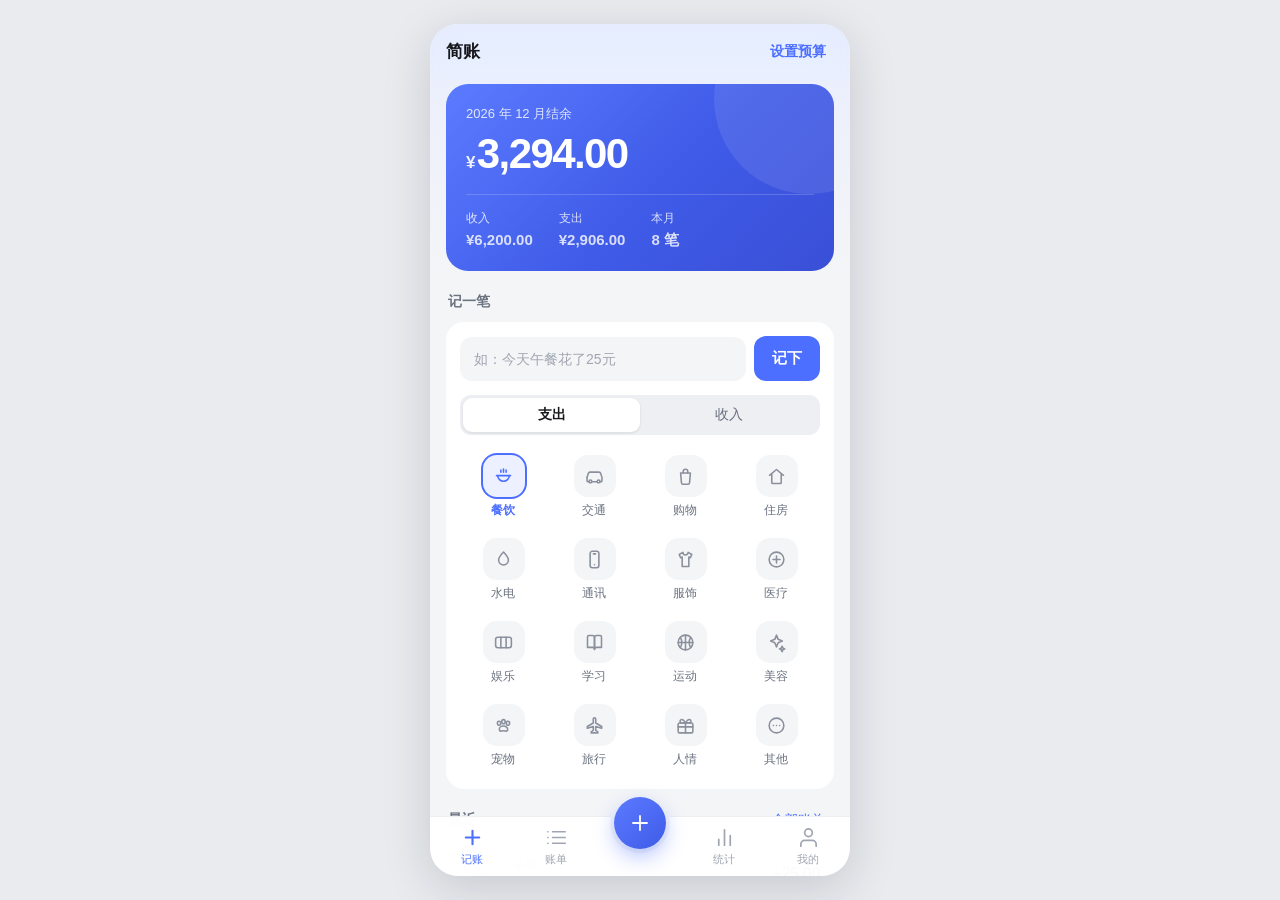
<file: index.html>
<!DOCTYPE html>
<html lang="zh-CN">
<head>
<meta charset="UTF-8">
<meta name="viewport" content="width=device-width,initial-scale=1,viewport-fit=cover">
<title>简账</title>
<script src="theme.js"></script>
<script src="accent.js"></script>
<meta name="theme-color" content="#4C6FFF">
<meta name="mobile-web-app-capable" content="yes">
<meta name="apple-mobile-web-app-capable" content="yes">
<meta name="apple-mobile-web-app-status-bar-style" content="default">
<meta name="apple-mobile-web-app-title" content="简账">
<link rel="manifest" href="manifest.webmanifest">
<link rel="apple-touch-icon" href="apple-touch-icon.png">
<link rel="icon" type="image/png" sizes="32x32" href="favicon-32.png"><link rel="stylesheet" href="app.css">
<link rel="stylesheet" href="lock.css">
<link rel="stylesheet" href="calendar.css">
<link rel="stylesheet" href="extra.css">
</head>
<body>
<div class="app">
  <div class="hero"></div>

  <header class="topbar">
    <div class="title">简账</div>
    <button class="act" id="budgetBtn" onclick="goBudget()">预算</button>
  </header>

  <main class="content">

    <div class="balance-card">
      <div class="label" id="balLabel">本月结余</div>
      <div class="big"><span class="cur">¥</span><span id="balMain">0.00</span></div>
      <div class="split">
        <div>收入<b id="balIn">¥0.00</b></div>
        <div>支出<b id="balOut">¥0.00</b></div>
        <div>本月<b id="balCount">0 笔</b></div>
      </div>
    </div>

    <div class="section">
      <div class="section-head"><h2>记一笔</h2></div>
      <div class="input-card">
        <div class="input-row">
          <input id="q" type="text" placeholder="如：今天午餐花了25元"
                 autocomplete="off" oninput="onType(this.value)">
          <button class="btn-primary" onclick="submit()">记下</button>
        </div>
        <div class="parse-hint" id="hint"></div>

        <div class="cat-tabs">
          <button data-type="expense" onclick="switchType('expense')">支出</button>
          <button data-type="income" onclick="switchType('income')">收入</button>
        </div>

        <div class="cat-grid" id="catGrid"></div>
      </div>
    </div>

    <div class="section">
      <div class="section-head">
        <h2>最近</h2>
        <a href="records.html">全部账单 ›</a>
      </div>
      <div id="todayList"></div>
    </div>



  </main>

  <nav class="tabbar">
    <a class="tab active" href="index.html">
      <svg viewBox="0 0 24 24" fill="none" stroke="currentColor" stroke-linecap="round" stroke-linejoin="round">
        <path d="M12 5v14M5 12h14"/></svg>记账
    </a>
    <a class="tab" href="records.html">
      <svg viewBox="0 0 24 24" fill="none" stroke="currentColor" stroke-linecap="round" stroke-linejoin="round">
        <path d="M8 6h13M8 12h13M8 18h13M3 6h.01M3 12h.01M3 18h.01"/></svg>账单
    </a>
    <div class="tab fab-slot" id="fabSlot"></div>
    <a class="tab" href="stats.html">
      <svg viewBox="0 0 24 24" fill="none" stroke="currentColor" stroke-linecap="round" stroke-linejoin="round">
        <path d="M18 20V10M12 20V4M6 20v-6"/></svg>统计
    </a>
    <a class="tab" href="mine.html">
      <svg viewBox="0 0 24 24" fill="none" stroke="currentColor" stroke-linecap="round" stroke-linejoin="round">
        <path d="M20 21v-2a4 4 0 0 0-4-4H8a4 4 0 0 0-4 4v2"/><circle cx="12" cy="7" r="4"/></svg>我的
    </a>
  </nav>

  <div class="sheet-mask" id="mask" onclick="closeSheet()"></div>
  <div class="sheet" id="sheet">
    <div class="handle"></div>
    <h3 id="s-name">午餐</h3>
    <div class="s-sub" id="s-sub">餐饮 · 12:30</div>
    <div class="kv"><span>金额</span><b id="s-amount">¥25.00</b></div>
    <div class="kv"><span>类型</span><b id="s-type">支出</b></div>
    <div class="kv"><span>分类</span><b id="s-cat">餐饮</b></div>
    <div class="btns">
      <button class="btn-danger" onclick="delCurrent()">删除</button>
      <button class="btn-ghost" onclick="closeSheet()">关闭</button>
    </div>
  </div>

</div>

<script src="pwa.js"></script>
  <script src="store.js"></script>
<script src="icons.js"></script>
<script src="feedback.js"></script>
<script src="quick.js"></script>
<script src="calendar.js"></script>
<script src="lock.js"></script>
<script>
var curType = "expense";
var curCat = null;
var currentId = null;

/* ===== 分类网格 ===== */
function renderCats(){
  document.querySelectorAll(".cat-tabs button").forEach(function(b){
    b.classList.toggle("on", b.dataset.type === curType);
  });
  var list = Store.visibleCats(curType);
  if(!list.length){
    document.getElementById("catGrid").innerHTML =
      '<div class="empty" style="grid-column:1/-1;padding:20px">' +
      '<div class="s">这个类型下的分类都被隐藏了，去「我的 → 分类管理」打开</div></div>';
    return;
  }
  if(!curCat || !list.some(function(c){ return c.id === curCat; })) curCat = list[0].id;

  document.getElementById("catGrid").innerHTML = list.map(function(c){
    var on = (c.id === curCat) ? " on" : "";
    return '<button class="cat' + on + '" onclick="pickCat(\'' + c.id + '\')">' +
             '<span class="ci">' + svgIcon(c.icon) + '</span>' +
             '<span class="cn">' + c.name + '</span></button>';
  }).join("");
}
function switchType(t){
  if(t === curType) return;
  curType = t; curCat = null;
  renderCats();
}
function pickCat(id){ curCat = id; renderCats(); }

/* ===== 顶部数据 ===== */
function renderBalance(){
  var m = Store.thisMonth();
  var s = Store.summary(m);
  document.getElementById("balLabel").textContent = Store.monthLabel(m) + "结余";
  var bal = s.balance;
  document.getElementById("balMain").textContent = (bal < 0 ? "-" : "") + Store.fmt(Math.abs(bal));
  document.getElementById("balIn").textContent = "¥" + Store.fmt(s.income);
  document.getElementById("balOut").textContent = "¥" + Store.fmt(s.expense);
  document.getElementById("balCount").textContent = s.count + " 笔";

  var st = Store.settings();
  var btn = document.getElementById("budgetBtn");
  if(st.budget > 0){
    var left = st.budget - s.expense;
    btn.textContent = left >= 0 ? "剩余 ¥" + Math.round(left) : "超支 ¥" + Math.round(-left);
    btn.style.color = left >= 0 ? "var(--text-2)" : "var(--expense)";
  } else {
    btn.textContent = "设置预算";
    btn.style.color = "";
  }
}
function goBudget(){ location.href = "mine.html"; }

/* ===== 最近记录 ===== */
function renderRecent(){
  var all = Store.all().sort(function(a, b){
    return (b.date + b.time).localeCompare(a.date + a.time);
  }).slice(0, 5);

  if(!all.length){
    document.getElementById("todayList").innerHTML =
      '<div class="empty"><div class="t">还没有账单</div>' +
      '<div class="s">在上面输入「午餐25元」，点「记下」试试</div></div>';
    return;
  }
  document.getElementById("todayList").innerHTML = all.map(function(r){
    var out = r.type !== "income";
    return '<div class="record" onclick="openDetail(\'' + r.id + '\')">' +
      '<div class="ico ' + (out ? "out" : "in") + '">' + svgIcon(Store.catIcon(r.cat)) + '</div>' +
      '<div class="mid"><div class="name">' + escapeHTML(r.name) + '</div>' +
      '<div class="sub">' + Store.catName(r.cat) + ' · ' + r.date.slice(5) + ' ' + r.time + '</div></div>' +
      '<div class="amt ' + (out ? "out" : "in") + '">' + (out ? "−" : "+") + Store.fmt(r.amount) + '</div>' +
    '</div>';
  }).join("");
}
function escapeHTML(s){
  return String(s).replace(/[&<>"']/g, function(c){
    return { "&":"&amp;", "<":"&lt;", ">":"&gt;", '"':"&quot;", "'":"&#39;" }[c];
  });
}

/* ===== 识别 ===== */
var RULES = [
  {cat:"food", re:/饭|餐|午餐|晚餐|早餐|奶茶|咖啡|吃|外卖|饮料|火锅|烧烤|零食/},
  {cat:"traffic", re:/公交|地铁|打车|出租|滴滴|加油|停车|交通|高铁|火车|机票|单车/},
  {cat:"shop", re:/买|购物|网购|淘宝|京东|拼多多|超市|日用品/},
  {cat:"home", re:/房租|房贷|物业|中介|维修/},
  {cat:"utilities", re:/水费|电费|燃气|取暖|宽带/},
  {cat:"phone", re:/话费|手机|套餐|流量/},
  {cat:"clothes", re:/衣服|鞋|裤子|外套|帽子|包包/},
  {cat:"medical", re:/药|医院|看病|门诊|体检|挂号|牙医/},
  {cat:"fun", re:/电影|游戏|KTV|唱歌|演出|门票|视频会员/},
  {cat:"study", re:/书|课程|培训|学费|考试|网课/},
  {cat:"sport", re:/健身|游泳|球|瑜伽|跑步/},
  {cat:"beauty", re:/理发|美发|护肤|化妆|美甲|美容/},
  {cat:"pet", re:/猫粮|狗粮|宠物|疫苗/},
  {cat:"travel", re:/旅行|旅游|酒店|民宿|景点|度假/},
  {cat:"gift", re:/礼金|随礼|请客|送礼|份子/}
];
var INCOME_RULES = [
  {cat:"salary", re:/工资|薪水|发薪/},
  {cat:"bonus", re:/奖金|年终奖|提成/},
  {cat:"parttime", re:/兼职|外快|接单|稿费/},
  {cat:"invest", re:/利息|分红|基金|股票|理财|收益/},
  {cat:"reimburse", re:/报销/},
  {cat:"redpacket", re:/红包|压岁钱/},
  {cat:"refund", re:/退款|退货|返现/}
];

function parse(text){
  var m = text.match(/(\d+(?:\.\d{1,2})?)/);
  if(!m) return null;
  var isIncome = /收入|工资|薪水|奖金|收到|到账|赚|报销|退款|红包|利息|分红/.test(text);
  var rules = isIncome ? INCOME_RULES : RULES;
  var cat = null;
  for(var i = 0; i < rules.length; i++){ if(rules[i].re.test(text)){ cat = rules[i].cat; break; } }
  if(!cat){
    /* 自定义分类也参与匹配 */
    var custom = Store.visibleCats(isIncome ? "income" : "expense").filter(function(c){
      return c.custom && c.name && text.indexOf(c.name) >= 0;
    })[0];
    cat = custom ? custom.id : (isIncome ? "otherincome" : "other");
  }
  var date = Store.today();
  if(/昨天/.test(text)) date = shiftDate(-1);
  else if(/前天/.test(text)) date = shiftDate(-2);
  return { amount: m[1], cat: cat, income: isIncome, date: date };
}
function shiftDate(delta){
  var d = new Date(); d.setDate(d.getDate() + delta);
  return d.getFullYear() + "-" + String(d.getMonth()+1).padStart(2,"0") + "-" + String(d.getDate()).padStart(2,"0");
}

function onType(v){
  var h = document.getElementById("hint");
  if(!v.trim()){ h.className = "parse-hint"; return; }
  var r = parse(v);
  if(!r){ h.className = "parse-hint"; return; }
  curType = r.income ? "income" : "expense";
  curCat = r.cat;
  renderCats();
  h.className = "parse-hint show";
  h.innerHTML = "识别为 <b>" + Store.catName(r.cat) + "</b> ｜ " +
    (r.income ? "收入" : "支出") + " <b>¥" + r.amount + "</b>" +
    (r.date !== Store.today() ? " · " + r.date.slice(5) : "");
}

function submit(){
  var v = document.getElementById("q").value.trim();
  if(!v){ toast("请输入内容，例如「午餐25元」"); return; }
  var r = parse(v);
  if(!r){ toast("没有识别到金额"); return; }
  var name = v.replace(/今天|昨天|前天|花了|消费|支出|收入|元/g, "")
              .replace(/(\d+(?:\.\d{1,2})?)/, "").trim() || Store.catName(r.cat);

  Store.add({ date: r.date, name: name, cat: r.cat, amount: Number(r.amount), type: r.income ? "income" : "expense" });

  document.getElementById("q").value = "";
  document.getElementById("hint").className = "parse-hint";
  toast("已记下：" + Store.catName(r.cat) + " ¥" + r.amount, { sound: "success" });

  /* 超预算提醒 */
  var st = Store.settings();
  if(st.budget > 0){
    var s = Store.summary(Store.thisMonth());
    if(s.expense > st.budget){
      setTimeout(function(){ toast("本月已超出预算 ¥" + Store.fmt(s.expense - st.budget)); }, 900);
    }
  }
  renderBalance(); renderRecent();
}

/* ===== 详情 ===== */
function openDetail(id){
  var r = Store.all().find(function(x){ return x.id === id; });
  if(!r) return;
  currentId = id;
  document.getElementById("s-name").textContent = r.name;
  document.getElementById("s-sub").textContent = Store.catName(r.cat) + " · " + r.date + " " + r.time;
  document.getElementById("s-amount").textContent = (r.type === "income" ? "+" : "−") + Store.fmt(r.amount);
  document.getElementById("s-type").textContent = r.type === "income" ? "收入" : "支出";
  document.getElementById("s-cat").textContent = Store.catName(r.cat);
  document.getElementById("mask").classList.add("show");
  document.getElementById("sheet").classList.add("show");
}
function delCurrent(){
  if(!currentId) return;
  if(!confirm("删除这笔账单？")) return;
  Store.remove(currentId);
  closeSheet();
  toast("已删除", { sound: "remove" });
  renderBalance(); renderRecent();
}
function closeSheet(){
  document.getElementById("mask").classList.remove("show");
  document.getElementById("sheet").classList.remove("show");
}

/* ===== 启动 ===== */
renderCats();
renderBalance();
renderRecent();
</script>
</body>
</html>
</file>
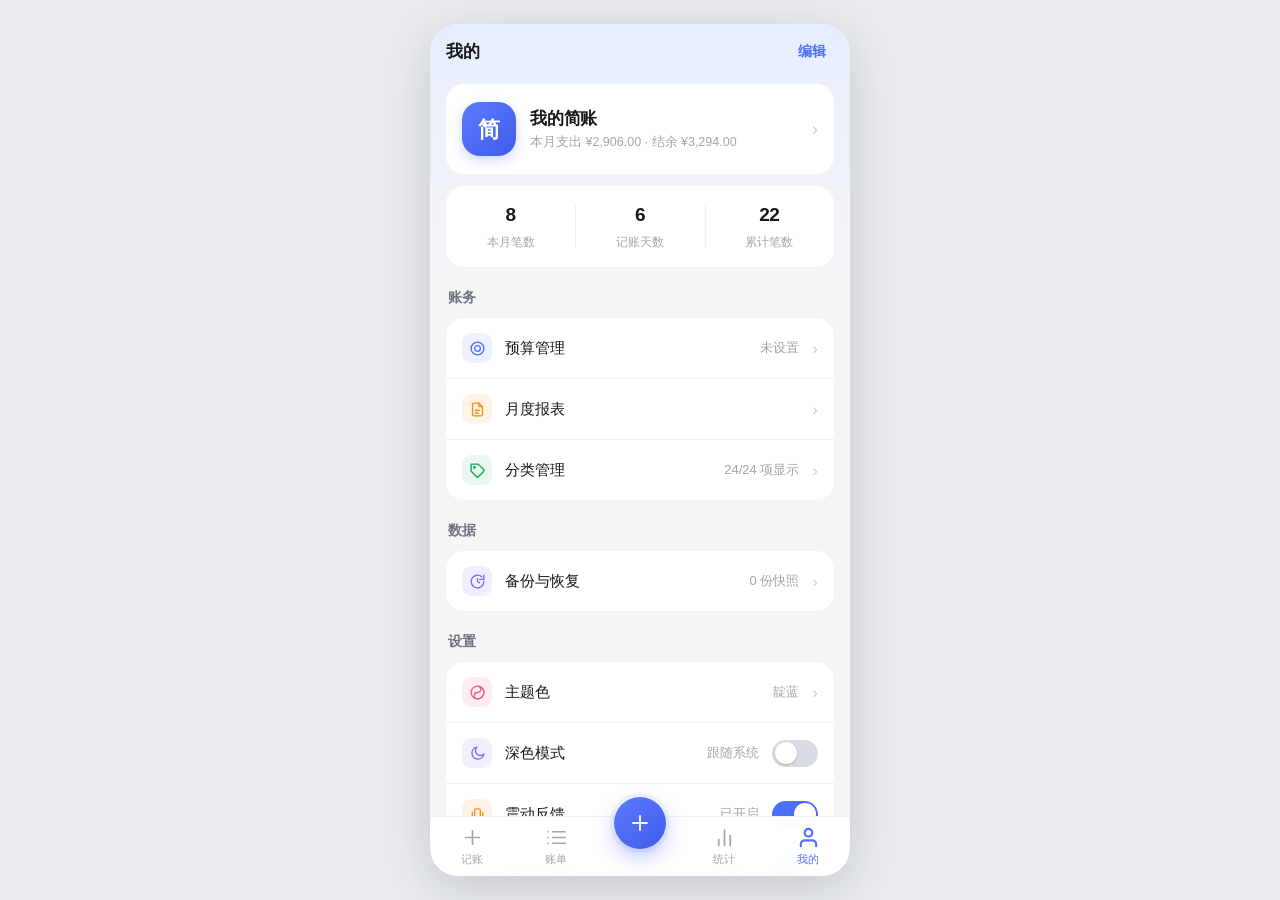
<file: mine.html>
<!DOCTYPE html>
<html lang="zh-CN">
<head>
<meta charset="UTF-8">
<meta name="viewport" content="width=device-width,initial-scale=1,viewport-fit=cover">
<title>我的 · 简账</title>
<script src="theme.js"></script>
<script src="accent.js"></script>
<meta name="theme-color" content="#4C6FFF">
<meta name="mobile-web-app-capable" content="yes">
<meta name="apple-mobile-web-app-capable" content="yes">
<meta name="apple-mobile-web-app-status-bar-style" content="default">
<meta name="apple-mobile-web-app-title" content="简账">
<link rel="manifest" href="manifest.webmanifest">
<link rel="apple-touch-icon" href="apple-touch-icon.png">
<link rel="icon" type="image/png" sizes="32x32" href="favicon-32.png"><link rel="stylesheet" href="app.css">
<link rel="stylesheet" href="lock.css">
<link rel="stylesheet" href="calendar.css">
<link rel="stylesheet" href="extra.css">
<style>
  .mi svg{width:17px;height:17px;stroke-width:1.9}
  .mi.t-blue{background:#EDF1FF;color:#4C6FFF}
  .mi.t-orange{background:#FFF3E6;color:#F79009}
  .mi.t-pink{background:#FEECF3;color:#EE5D8C}
  .mi.t-green{background:#E9F7EF;color:#0FA958}
  .mi.t-purple{background:#F1EFFE;color:#7C6CF5}
  .mi.t-gray{background:#F1F2F5;color:#8A909C}
  .mi.t-red{background:#FEF0EF;color:#F04438}
</style>
</head>
<body>
<div class="app">
  <div class="hero"></div>

  <header class="topbar">
    <div class="title">我的</div>
    <button class="act" onclick="openProfile()">编辑</button>
  </header>

  <main class="content">

    <!-- 个人资料 -->
    <div class="profile" onclick="openProfile()">
      <div class="avatar g1" id="avatar">简</div>
      <div style="flex:1;min-width:0">
        <div class="n" id="nickname">我的简账</div>
        <div class="s" id="signature">—</div>
      </div>
      <div class="arw">›</div>
    </div>

    <div class="stat-strip">
      <div class="it"><b id="statMonth">0</b><span>本月笔数</span></div>
      <div class="it"><b id="statDays">0</b><span>记账天数</span></div>
      <div class="it"><b id="statAll">0</b><span>累计笔数</span></div>
    </div>

    <div class="section">
      <div class="section-head"><h2>账务</h2></div>
      <div class="menu">
        <div class="menu-item" onclick="openBudget()">
          <div class="mi t-blue">
            <svg viewBox="0 0 24 24" fill="none" stroke="currentColor" stroke-linecap="round" stroke-linejoin="round">
              <circle cx="12" cy="12" r="9"/><circle cx="12" cy="12" r="4"/></svg>
          </div>
          <div class="mt">预算管理</div>
          <div class="mv" id="budgetTip">未设置</div>
          <div class="arw">›</div>
        </div>
        <div class="menu-item" onclick="openReport()">
          <div class="mi t-orange">
            <svg viewBox="0 0 24 24" fill="none" stroke="currentColor" stroke-linecap="round" stroke-linejoin="round">
              <path d="M14 3H7a2 2 0 0 0-2 2v14a2 2 0 0 0 2 2h10a2 2 0 0 0 2-2V8z"/>
              <path d="M14 3v5h5M9 13h6M9 17h4"/></svg>
          </div>
          <div class="mt">月度报表</div><div class="arw">›</div>
        </div>
        <div class="menu-item" onclick="openCats()">
          <div class="mi t-green">
            <svg viewBox="0 0 24 24" fill="none" stroke="currentColor" stroke-linecap="round" stroke-linejoin="round">
              <path d="M20.6 13.4 12 22l-9-9V3h10l7.6 7.6a2 2 0 0 1 0 2.8z"/>
              <circle cx="7.5" cy="7.5" r="1.2"/></svg>
          </div>
          <div class="mt">分类管理</div>
          <div class="mv" id="catTip">—</div>
          <div class="arw">›</div>
        </div>
      </div>
    </div>

    <div class="section">
      <div class="section-head"><h2>数据</h2></div>
      <div class="menu">
        <div class="menu-item" onclick="openBackup()">
          <div class="mi t-purple">
            <svg viewBox="0 0 24 24" fill="none" stroke="currentColor" stroke-linecap="round" stroke-linejoin="round">
              <path d="M21 12a9 9 0 1 1-3-6.7"/><path d="M21 3v6h-6"/>
              <path d="M12 8v4l3 2"/></svg>
          </div>
          <div class="mt">备份与恢复</div>
          <div class="mv" id="backupTip">—</div>
          <div class="arw">›</div>
        </div>
      </div>
    </div>

    <div class="section">
      <div class="section-head"><h2>设置</h2></div>
      <div class="menu">
        <div class="menu-item" onclick="openAccent()">
          <div class="mi t-pink">
            <svg viewBox="0 0 24 24" fill="none" stroke="currentColor" stroke-linecap="round" stroke-linejoin="round">
              <circle cx="12" cy="12" r="9"/>
              <path d="M12 3a9 9 0 0 1 0 18 4.5 4.5 0 0 1 0-9 4.5 4.5 0 0 0 0-9z"/></svg>
          </div>
          <div class="mt">主题色</div>
          <div class="mv" id="accentTip">靛蓝</div>
          <div class="arw">›</div>
        </div>        <div class="menu-item" onclick="toggleTheme()">
          <div class="mi t-purple">
            <svg viewBox="0 0 24 24" fill="none" stroke="currentColor" stroke-linecap="round" stroke-linejoin="round">
              <path d="M21 12.8A8.5 8.5 0 1 1 11.2 3a6.6 6.6 0 0 0 9.8 9.8z"/></svg>
          </div>
          <div class="mt">深色模式</div>
          <div class="mv" id="themeState">跟随系统</div>
          <div class="switch" id="themeSwitch"><i></i></div>
        </div>
        <div class="menu-item" onclick="cycleHaptic()">
          <div class="mi t-orange">
            <svg viewBox="0 0 24 24" fill="none" stroke="currentColor" stroke-linecap="round" stroke-linejoin="round">
              <rect x="8" y="4" width="8" height="16" rx="2.2"/><path d="M4.6 9v6M19.4 9v6"/></svg>
          </div>
          <div class="mt">震动反馈</div>
          <div class="mv" id="hapticState">已开启</div>
          <div class="switch on" id="hapticSwitch"><i></i></div>
        </div>
        <div class="menu-item" onclick="cycleSound()">
          <div class="mi t-blue">
            <svg viewBox="0 0 24 24" fill="none" stroke="currentColor" stroke-linecap="round" stroke-linejoin="round">
              <path d="M4 9.5v5h3.2L12 18V6L7.2 9.5H4z"/>
              <path d="M15.4 9.2a4 4 0 0 1 0 5.6"/><path d="M18 6.6a7.6 7.6 0 0 1 0 10.8"/></svg>
          </div>
          <div class="mt">记账提示音</div>
          <div class="mv" id="soundState">已开启</div>
          <div class="switch on" id="soundSwitch"><i></i></div>
        </div>
        <div class="menu-item" onclick="openLock()">
          <div class="mi t-green">
            <svg viewBox="0 0 24 24" fill="none" stroke="currentColor" stroke-linecap="round" stroke-linejoin="round">
              <rect x="4" y="10" width="16" height="11" rx="2"/><path d="M8 10V7a4 4 0 0 1 8 0v3"/></svg>
          </div>
          <div class="mt">应用锁</div>
          <div class="mv" id="lockTip">未开启</div>
          <div class="arw">›</div>
        </div>
      </div>
    </div>

    <div class="section">
      <div class="section-head"><h2>其他</h2></div>
      <div class="menu">
        <div class="menu-item" onclick="openAbout()">
          <div class="mi t-gray">
            <svg viewBox="0 0 24 24" fill="none" stroke="currentColor" stroke-linecap="round" stroke-linejoin="round">
              <circle cx="12" cy="12" r="9"/><path d="M12 11v5"/><path d="M12 8h.01"/></svg>
          </div>
          <div class="mt">关于简账</div><div class="mv" id="verTip">v2.1.0</div><div class="arw">›</div>
        </div>
        <div class="menu-item" onclick="confirmClear()">
          <div class="mi t-red">
            <svg viewBox="0 0 24 24" fill="none" stroke="currentColor" stroke-linecap="round" stroke-linejoin="round">
              <path d="M4 7h16M9 7V5a1 1 0 0 1 1-1h4a1 1 0 0 1 1 1v2"/>
              <path d="M6 7l1 12a2 2 0 0 0 2 2h6a2 2 0 0 0 2-2l1-12"/></svg>
          </div>
          <div class="mt" style="color:var(--expense)">清空所有账单</div>
          <div class="arw">›</div>
        </div>
      </div>
    </div>

    <div class="ver">
      简账 v2.1.0 · build 5<br>
      <span style="opacity:.7">数据保存在本机，不联网</span>
    </div>

  </main>

  <nav class="tabbar">
    <a class="tab" href="index.html">
      <svg viewBox="0 0 24 24" fill="none" stroke="currentColor" stroke-linecap="round" stroke-linejoin="round">
        <path d="M12 5v14M5 12h14"/></svg>记账
    </a>
    <a class="tab" href="records.html">
      <svg viewBox="0 0 24 24" fill="none" stroke="currentColor" stroke-linecap="round" stroke-linejoin="round">
        <path d="M8 6h13M8 12h13M8 18h13M3 6h.01M3 12h.01M3 18h.01"/></svg>账单
    </a>
    <div class="tab fab-slot" id="fabSlot"></div>
    <a class="tab" href="stats.html">
      <svg viewBox="0 0 24 24" fill="none" stroke="currentColor" stroke-linecap="round" stroke-linejoin="round">
        <path d="M18 20V10M12 20V4M6 20v-6"/></svg>统计
    </a>
    <a class="tab active" href="mine.html">
      <svg viewBox="0 0 24 24" fill="none" stroke="currentColor" stroke-linecap="round" stroke-linejoin="round">
        <path d="M20 21v-2a4 4 0 0 0-4-4H8a4 4 0 0 0-4 4v2"/><circle cx="12" cy="7" r="4"/></svg>我的
    </a>
  </nav>

  <!-- ===== 通用弹层容器 ===== -->
  <div class="sheet-mask" id="mask" onclick="closeSheet()"></div>
  <div class="sheet" id="sheet">
    <div class="handle"></div>
    <div id="sheetBody"></div>
  </div>

  <!-- 个人资料 -->
  <div class="sheet-mask" id="pMask" onclick="closeProfile()"></div>
  <div class="sheet" id="pSheet">
    <div class="handle"></div>
    <h3>个人资料</h3>
    <div class="s-sub">头像和昵称只保存在本机，不会上传</div>
    <div class="field">
      <label>昵称</label>
      <input id="nickInput" type="text" maxlength="12" placeholder="给自己起个名字">
    </div>
    <div class="field">
      <label>头像</label>
      <div class="avatar-grid" id="avatarGrid"></div>
      <div class="s-sub" style="margin:10px 0 0">点第一个虚线框从相册选照片；选右侧预设会替换掉照片。</div>
    </div>
    <div class="btns">
      <button class="btn-ghost" onclick="closeProfile()">取消</button>
      <button class="btn-primary" style="flex:1" onclick="saveProfile()">保存</button>
    </div>
  </div>
  <input type="file" id="photoInput" accept="image/*" style="display:none">
  <input type="file" id="importInput" accept=".json,application/json" style="display:none">

</div>

<script src="pwa.js"></script>
  <script src="store.js"></script>
<script src="icons.js"></script>
<script src="feedback.js"></script>
<script src="quick.js"></script>
<script src="calendar.js"></script>
<script src="lock.js"></script>
<script>
/* ========== 通用弹层 ========== */
function openSheet(html){
  document.getElementById("sheetBody").innerHTML = html;
  document.getElementById("mask").classList.add("show");
  document.getElementById("sheet").classList.add("show");
}
function closeSheet(){
  document.getElementById("mask").classList.remove("show");
  document.getElementById("sheet").classList.remove("show");
}
function refresh(){
  var m = Store.thisMonth();
  var s = Store.summary(m);
  document.getElementById("signature").textContent = "";
  document.getElementById("statMonth").textContent = s.count;
  var days = {};
  Store.byMonth(m).forEach(function(r){ days[r.date] = 1; });
  document.getElementById("statDays").textContent = Object.keys(days).length;
  document.getElementById("statAll").textContent = Store.all().length;

  var st = Store.settings();
  var tip = "未设置";
  if (st.budget > 0){
    var p = Math.round(s.expense / st.budget * 100);
    tip = "已用 " + p + "%";
  }
  document.getElementById("budgetTip").textContent = tip;

  var vis = Store.visibleCats().length, all = Store.cats().length;
  document.getElementById("catTip").textContent = vis + "/" + all + " 项显示";
  document.getElementById("backupTip").textContent = Store.snapshots().length + " 份快照";
  document.getElementById("lockTip").textContent = st.lockEnabled ? "已开启" : "未开启";

  var nick = (profile && profile.nick) || "我的简账";
  document.getElementById("nickname").textContent = nick;
  document.getElementById("signature").textContent =
    "本月支出 ¥" + Store.fmt(s.expense) + " · 结余 ¥" + Store.fmt(s.balance);
}

/* ========== 预算 ========== */
function openBudget(){
  var st = Store.settings();
  var s = Store.summary(Store.thisMonth());
  var budget = st.budget || 0;
  var pct = budget > 0 ? Math.min(100, s.expense / budget * 100) : 0;
  var over = budget > 0 && s.expense > budget;

  openSheet(
    '<h3>预算管理</h3>' +
    '<div class="s-sub">设置本月支出上限，超出会在记账时提醒</div>' +
    '<div class="field">' +
      '<label>本月总预算（元）</label>' +
      '<input id="budgetInput" type="number" inputmode="decimal" min="0" placeholder="例如 5000" value="' + (budget > 0 ? budget : "") + '">' +
    '</div>' +
    (budget > 0 ?
      '<div style="margin-top:18px">' +
        '<div class="bar-top"><span>本月已支出</span><b>¥' + Store.fmt(s.expense) + ' / ' + Store.fmt(budget) + '</b></div>' +
        '<div class="track" style="margin-top:8px"><i style="width:' + pct + '%;background:' + (over ? "#F04438" : "var(--primary)") + '"></i></div>' +
        '<div style="font-size:12.5px;color:' + (over ? "var(--expense)" : "var(--text-3)") + ';margin-top:8px">' +
          (over ? "已超出 ¥" + Store.fmt(s.expense - budget) : "还剩 ¥" + Store.fmt(budget - s.expense)) +
        '</div>' +
      '</div>' : "") +
    '<div class="btns">' +
      '<button class="btn-ghost" onclick="closeSheet()">取消</button>' +
      '<button class="btn-primary" style="flex:1" onclick="saveBudget()">保存</button>' +
    '</div>'
  );
}
function saveBudget(){
  var v = document.getElementById("budgetInput").value;
  Store.setBudget(v === "" ? 0 : Math.max(0, Number(v)));
  closeSheet(); refresh();
  toast("预算已保存");
}

/* ========== 月度报表 ========== */
var reportMonth = Store.thisMonth();

function openReport(){
  reportMonth = Store.thisMonth();
  openSheet(
    '<h3>月度报表</h3>' +
    '<div class="s-sub">点月份可以选任意年月</div>' +
    '<div class="field"><label>报表月份</label>' +
      '<button class="month-label-btn" onclick="pickReportMonth()" ' +
      'style="width:100%;justify-content:space-between;background:#F4F5F7;padding:13px 14px;border-radius:12px;font-size:15px">' +
        '<span id="reportMonthText">' + Store.monthLabel(reportMonth) + '</span>' +
        '<svg viewBox="0 0 24 24" fill="none" stroke="currentColor" stroke-width="2" ' +
        'stroke-linecap="round" stroke-linejoin="round" style="width:16px;height:16px"><path d="M6 9l6 6 6-6"/></svg>' +
      '</button>' +
    '</div>' +
    '<div id="reportBody" style="margin-top:16px"></div>' +
    '<div class="btns"><button class="btn-primary" style="flex:1" onclick="closeSheet()">关闭</button></div>'
  );
  genReport();
}

function pickReportMonth(){
  CalendarPicker.open({
    mode: "month",
    value: reportMonth + "-01",
    onPick: function(v){
      reportMonth = v.slice(0, 7);
      var el = document.getElementById("reportMonthText");
      if(el) el.textContent = Store.monthLabel(reportMonth);
      genReport();
    }
  });
}

function genReport(){
  var m = reportMonth;
  var s = Store.summary(m);
  var cats = Store.byCategory(m, "expense");
  var max = cats.length ? cats[0].amount : 0;
  var prev = Store.summary(shiftMonth(m, -1));
  var diff = s.expense - prev.expense;

  var html =
    '<div class="report-box">' +
      '<div class="rrow"><span>收入</span><b class="in">¥' + Store.fmt(s.income) + '</b></div>' +
      '<div class="rrow"><span>支出</span><b class="out">¥' + Store.fmt(s.expense) + '</b></div>' +
      '<div class="rrow"><span>结余</span><b>¥' + Store.fmt(s.balance) + '</b></div>' +
      '<div class="rrow"><span>笔数</span><b>' + s.count + ' 笔</b></div>' +
      '<div class="rrow"><span>环比上月</span><b class="' + (diff > 0 ? "out" : "in") + '">' +
        (diff > 0 ? "增加 ¥" + Store.fmt(diff) : diff < 0 ? "减少 ¥" + Store.fmt(Math.abs(diff)) : "持平") +
      '</b></div>' +
    '</div>';

  if(cats.length){
    html += '<div class="s-sub" style="margin:16px 0 8px">支出构成</div>';
    html += cats.map(function(c){
      var w = max ? (c.amount / max * 100) : 0;
      return '<div style="margin-bottom:10px">' +
        '<div class="bar-top"><span>' + c.name + '</span><b>¥' + Store.fmt(c.amount) + '</b></div>' +
        '<div class="track" style="margin-top:5px"><i style="width:' + w + '%"></i></div>' +
      '</div>';
    }).join("");
  } else {
    html += '<div class="s-sub" style="margin-top:16px">这个月还没有支出记录</div>';
  }
  var box = document.getElementById("reportBody");
  if(box) box.innerHTML = html;
}
function shiftMonth(m, delta){
  var p = m.split("-");
  var d = new Date(+p[0], +p[1] - 1 + delta, 1);
  return d.getFullYear() + "-" + String(d.getMonth() + 1).padStart(2, "0");
}

/* ========== 分类管理 ========== */
var catTab = "expense";
function openCats(){
  catTab = "expense";
  renderCatsSheet();
}
function renderCatsSheet(){
  var list = Store.cats(catTab);
  var html =
    '<h3>分类管理</h3>' +
    '<div class="s-sub">关掉不用的分类；也可以自己添加</div>' +
    '<div class="seg" style="margin:16px 0 12px">' +
      '<button class="' + (catTab === "expense" ? "on" : "") + '" onclick="switchCatTab(\'expense\')">支出</button>' +
      '<button class="' + (catTab === "income" ? "on" : "") + '" onclick="switchCatTab(\'income\')">收入</button>' +
    '</div>' +
    '<div class="cat-manage">' +
      list.map(function(c){
        return '<div class="cm-row">' +
          '<span class="cm-ico">' + svgIcon(c.icon) + '</span>' +
          '<span class="cm-name">' + c.name + (c.custom ? '<em>自定义</em>' : '') + '</span>' +
          (c.custom ? '<button class="cm-del" onclick="delCat(\'' + c.id + '\')">删除</button>' : '') +
          '<span class="switch ' + (c.hidden ? "" : "on") + ' sm" onclick="toggleCat(\'' + c.id + '\')"><i></i></span>' +
        '</div>';
      }).join("") +
    '</div>' +
    '<div class="field" style="margin-top:20px">' +
      '<label>添加自定义分类</label>' +
      '<div style="display:flex;gap:8px;align-items:center">' +
        '<span class="cm-ico" id="newCatIcon" style="width:42px;height:42px;border-radius:14px;background:#F4F5F7;display:grid;place-items:center;color:#8A909C;flex-shrink:0">' + svgIcon("other") + '</span>' +
        '<input id="newCatName" type="text" maxlength="6" placeholder="例如：咖啡、宠物、订阅" oninput="previewNewIcon()" style="flex:1">' +
      '</div>' +
    '</div>' +
    '<div class="btns">' +
      '<button class="btn-ghost" onclick="closeSheet()">关闭</button>' +
      '<button class="btn-primary" style="flex:1" onclick="addCat()">添加</button>' +
    '</div>';
  openSheet(html);
}
function switchCatTab(t){
  catTab = t;
  renderCatsSheet();
}
function toggleCat(id){
  var c = Store.cat(id);
  Store.setCatHidden(id, !c.hidden);
  renderCatsSheet(); refresh();
}
function delCat(id){
  var c = Store.cat(id);
  if(!confirm("删除分类「" + c.name + "」？\n\n该分类下的账单会归到「其他」")) return;
  Store.removeCat(id);
  renderCatsSheet(); refresh();
  toast("已删除分类");
}
function previewNewIcon(){
  var v = document.getElementById("newCatName").value.trim();
  var icon = v ? Store.guessIcon(v, catTab) : "other";
  document.getElementById("newCatIcon").innerHTML = svgIcon(icon);
}
function addCat(){
  var el = document.getElementById("newCatName");
  var name = el.value.trim();
  var res = Store.addCat(name, catTab);
  if(!res.ok){ toast(res.msg); return; }
  toast("已添加分类：「" + name + "」");
  renderCatsSheet(); refresh();
  el.value = "";
}

/* ========== 备份与恢复 ========== */
function openBackup(){
  var snaps = Store.snapshots();
  var html =
    '<h3>备份与恢复</h3>' +
    '<div class="s-sub">导出成文件存到网盘或微信；换手机时再导回来</div>' +
    '<div class="btns" style="margin-top:18px">' +
      '<button class="btn-ghost" style="flex:1" onclick="exportBackup()">导出备份</button>' +
      '<button class="btn-ghost" style="flex:1" onclick="pickImport()">导入备份</button>' +
    '</div>' +
    '<div class="s-sub" style="margin:22px 0 8px">历史快照（自动保留最近 7 份）</div>' +
    (snaps.length ?
      '<div class="snap-list">' + snaps.map(function(s, i){
        return '<div class="snap-row">' +
          '<div class="snap-info">' +
            '<div class="snap-t">' + fmtTime(s.at) + '</div>' +
            '<div class="snap-s">' + (s.records.length) + ' 笔' + (s.note ? ' · ' + s.note : '') + '</div>' +
          '</div>' +
          '<button class="cm-del" onclick="restoreSnap(' + s.at + ')">恢复</button>' +
        '</div>';
      }).join("") + '</div>'
      : '<div class="empty" style="padding:28px 0"><div class="t">还没有快照</div><div class="s">每次导出、导入、清空前会自动存一份</div></div>') +
    '<div class="btns"><button class="btn-primary" style="flex:1" onclick="closeSheet()">关闭</button></div>';
  openSheet(html);
}
function fmtTime(t){
  var d = new Date(t);
  var p = function(n){ return String(n).padStart(2, "0"); };
  return d.getFullYear() + "-" + p(d.getMonth()+1) + "-" + p(d.getDate()) + " " + p(d.getHours()) + ":" + p(d.getMinutes());
}
function exportBackup(){
  Store.snapshot("导出前备份");
  var data = Store.exportData();
  var text = JSON.stringify(data, null, 2);
  var fname = "简账备份_" + Store.today() + ".json";
  var blob = new Blob([text], { type: "application/json" });
  var file = null;
  try { file = new File([blob], fname, { type: "application/json" }); } catch(e) {}

  /* 手机优先用系统分享：可以直接发微信、存到「文件」或网盘 */
  if (file && navigator.canShare && navigator.canShare({ files: [file] })) {
    navigator.share({ files: [file], title: "简账备份" })
      .then(function(){ toast("备份已通过分享发出"); })
      .catch(function(){ saveFileFallback(blob, fname); });
    return;
  }
  saveFileFallback(blob, fname);
}
function saveFileFallback(blob, fname){
  var url = URL.createObjectURL(blob);
  var a = document.createElement("a");
  a.href = url;
  a.download = fname;
  document.body.appendChild(a);
  a.click();
  a.remove();
  setTimeout(function(){ URL.revokeObjectURL(url); }, 1000);

  if (typeof isIOS === "function" && isIOS()) {
    toast("已在浏览器中打开，请点「存储到文件」");
  } else {
    toast("备份文件已保存到下载目录");
  }
  refresh();
}
function pickImport(){ document.getElementById("importInput").click(); }
document.getElementById("importInput").addEventListener("change", function(){
  var f = this.files[0];
  this.value = "";
  if(!f) return;
  var reader = new FileReader();
  reader.onload = function(){
    try{
      var obj = JSON.parse(reader.result);
      if(!confirm("导入会替换当前全部账单，确定继续吗？")) return;
      var res = Store.importData(obj);
      if(!res.ok){ toast(res.msg); return; }
      toast("已导入 " + res.count + " 笔账单");
      closeSheet(); refresh();
      setTimeout(function(){ location.reload(); }, 700);
    }catch(e){ toast("文件读不出来，请确认是简账导出的 .json"); }
  };
  reader.readAsText(f);
});
function restoreSnap(at){
  if(!confirm("恢复到这份快照？\n\n当前数据会先自动存一份快照。")) return;
  Store.restoreSnapshot(at);
  toast("已恢复");
  closeSheet(); refresh();
  setTimeout(function(){ location.reload(); }, 700);
}

/* ========== 应用锁 ========== */
function openLock(){
  var st = Store.settings();
  var on = st.lockEnabled;
  var html =
    '<h3>应用锁</h3>' +
    '<div class="s-sub">每次打开简账需要输入 4 位数字</div>' +
    '<div class="menu" style="margin-top:16px">' +
      '<div class="menu-item" style="padding-left:0;padding-right:0;border:0">' +
        '<div class="mt">启用应用锁</div>' +
        '<span class="switch ' + (on ? "on" : "") + '" id="lockSwitch" onclick="toggleLock()"><i></i></span>' +
      '</div>' +
    '</div>' +
    (on ?
      '<div class="field"><label>修改密码</label>' +
        '<input id="pinNew" type="password" inputmode="numeric" maxlength="4" placeholder="新的 4 位数字">' +
      '</div>' +
      '<div class="field"><label>再输一次</label>' +
        '<input id="pinNew2" type="password" inputmode="numeric" maxlength="4" placeholder="重复输入">' +
      '</div>'
      :
      '<div class="field"><label>设置密码</label>' +
        '<input id="pinNew" type="password" inputmode="numeric" maxlength="4" placeholder="4 位数字">' +
      '</div>' +
      '<div class="field"><label>再输一次</label>' +
        '<input id="pinNew2" type="password" inputmode="numeric" maxlength="4" placeholder="重复输入">' +
      '</div>') +
    '<div class="note">忘记密码只能清空账单重置。预设问题：密码存在本机，只防别人翻手机，不防换机或重装。</div>' +
    '<div class="btns">' +
      '<button class="btn-ghost" onclick="closeSheet()">关闭</button>' +
      '<button class="btn-primary" style="flex:1" onclick="savePin()">' + (on ? "修改密码" : "开启应用锁") + '</button>' +
    '</div>';
  openSheet(html);
}
function toggleLock(){
  var st = Store.settings();
  if(st.lockEnabled){
    if(!confirm("关闭应用锁？之后打开简账不再需要密码。")) return;
    Store.clearPin();
    toast("已关闭应用锁");
  } else {
    toast("请设置 4 位密码");
  }
  refresh(); openLock();
}
function savePin(){
  var st = Store.settings();
  if(!st.lockEnabled){
    var a = document.getElementById("pinNew").value.trim();
    var b = document.getElementById("pinNew2").value.trim();
    if(!/^\d{4}$/.test(a)){ toast("请输入 4 位数字"); return; }
    if(a !== b){ toast("两次输入不一致"); return; }
    Store.setPin(a);
    toast("应用锁已开启");
    closeSheet(); refresh();
    return;
  }
  var a2 = document.getElementById("pinNew").value.trim();
  var b2 = document.getElementById("pinNew2").value.trim();
  if(!a2 && !b2){ toast("请输入新密码"); return; }
  if(!/^\d{4}$/.test(a2)){ toast("请输入 4 位数字"); return; }
  if(a2 !== b2){ toast("两次输入不一致"); return; }
  Store.setPin(a2);
  toast("密码已修改");
  closeSheet(); refresh();
}

/* ========== 清空 ========== */
function confirmClear(){
  if(!confirm("清空所有账单？\n\n会先自动存一份快照，可以在「备份与恢复」里找回。")) return;
  if(!confirm("再次确认：真的清空吗？")) return;
  Store.clearAll();
  toast("已清空账单");
  refresh();
  setTimeout(function(){ location.reload(); }, 700);
}

/* ========== 关于 ========== */
function openAbout(){
  openSheet(
    '<div class="about-hero">' +
      '<div class="about-logo">简</div>' +
      '<div class="about-name">简账</div>' +
      '<div class="about-ver">版本 2.1.0（build 5）</div>' +
      '<div class="about-slogan">简单、离线、不联网的记账本</div>' +
    '</div>' +
    '<div class="menu" style="margin-top:18px">' +
      '<div class="menu-item" onclick="checkUpdate()"><div class="mt">检查更新</div><div class="mv" id="updateState">点击检查</div><div class="arw">›</div></div>' +
      '<div class="menu-item" onclick="toast(\'所有账单只存在本机，不联网、不上传\')"><div class="mt">隐私说明</div><div class="arw">›</div></div>' +
      '<div class="menu-item" onclick="toast(\'本应用为个人开发，未使用第三方开源库\')"><div class="mt">开源许可</div><div class="arw">›</div></div>' +
    '</div>' +
    '<div class="about-foot">数据全部保存在本机<br>© 2026 简账 · 个人开发</div>' +
    '<div class="btns"><button class="btn-ghost" style="flex:1" onclick="closeSheet()">关闭</button></div>'
  );
}
function checkUpdate(){
  var el = document.getElementById("updateState");
  el.textContent = "检查中…";
  setTimeout(function(){ el.textContent = "已是最新"; toast("当前已是最新版本 2.1.0"); }, 700);
}

/* ========== 个人资料 ========== */
var PRESETS = [
  {cls:"g1", text:"简"}, {cls:"g2", text:"简"}, {cls:"g3", text:"简"},
  {cls:"g4", text:"简"}, {cls:"g5", text:"简"}, {cls:"g6", text:"简"},
  {cls:"g2", text:"财"}, {cls:"g3", text:"记"}, {cls:"g4", text:"账"},
  {cls:"g5", text:"小"}, {cls:"g6", text:"简"}
];
var profile = { nick:"我的简账", avatar:0, photo:null };
var tmpAvatar = 0, tmpPhoto = null;

function renderProfile(){
  var el = document.getElementById("avatar");
  if(profile.photo){
    el.className = "avatar has-photo";
    el.style.backgroundImage = "url(" + profile.photo + ")";
    el.textContent = "";
  } else {
    var p = PRESETS[profile.avatar] || PRESETS[0];
    el.className = "avatar " + p.cls;
    el.style.backgroundImage = "";
    el.textContent = p.text;
  }
  document.getElementById("nickname").textContent = profile.nick;
}
function renderAvatarGrid(){
  var cells = [];
  if(tmpPhoto){
    cells.push('<button class="op on" onclick="removePhoto()">' +
      '<span class="ph" style="background-image:url(' + tmpPhoto + ')"></span></button>');
  } else {
    cells.push('<button class="op upload" onclick="pickPhoto()">' +
      '<svg viewBox="0 0 24 24" fill="none" stroke="currentColor" stroke-width="1.9" ' +
      'stroke-linecap="round" stroke-linejoin="round"><path d="M12 6v12M6 12h12"/></svg></button>');
  }
  cells = cells.concat(PRESETS.map(function(p, i){
    var on = (!tmpPhoto && i === tmpAvatar) ? " on" : "";
    return '<button class="op' + on + '" onclick="pickPreset(' + i + ')">' +
      '<span class="avatar ' + p.cls + '" style="width:100%;height:100%;border-radius:14px;' +
      'box-shadow:none;font-size:19px;text-indent:0">' + p.text + '</span></button>';
  }));
  document.getElementById("avatarGrid").innerHTML = cells.join("");
}
function pickPreset(i){ tmpAvatar = i; tmpPhoto = null; renderAvatarGrid(); }
function pickPhoto(){ document.getElementById("photoInput").click(); }
function removePhoto(){ tmpPhoto = null; renderAvatarGrid(); }
function handlePhoto(file){
  if(!file || !/^image\//.test(file.type)) return;
  var reader = new FileReader();
  reader.onload = function(e){
    var img = new Image();
    img.onload = function(){
      var S = 240, c = document.createElement("canvas");
      c.width = S; c.height = S;
      var ctx = c.getContext("2d");
      var side = Math.min(img.width, img.height);
      ctx.drawImage(img, (img.width - side)/2, (img.height - side)/2, side, side, 0, 0, S, S);
      tmpPhoto = c.toDataURL("image/jpeg", 0.85);
      renderAvatarGrid();
    };
    img.src = e.target.result;
  };
  reader.readAsDataURL(file);
}
document.getElementById("photoInput").addEventListener("change", function(){
  handlePhoto(this.files[0]); this.value = "";
});
function openProfile(){
  tmpAvatar = profile.avatar; tmpPhoto = profile.photo;
  document.getElementById("nickInput").value = profile.nick;
  renderAvatarGrid();
  document.getElementById("pMask").classList.add("show");
  document.getElementById("pSheet").classList.add("show");
}
function closeProfile(){
  document.getElementById("pMask").classList.remove("show");
  document.getElementById("pSheet").classList.remove("show");
}
function saveProfile(){
  var v = document.getElementById("nickInput").value.trim();
  if(!v){ toast("昵称不能为空"); return; }
  profile.nick = v; profile.avatar = tmpAvatar; profile.photo = tmpPhoto;
  renderProfile();
  try{ localStorage.setItem("preview_profile", JSON.stringify(profile)); }catch(e){}
  refresh();
  closeProfile();
}

/* ========== 主题 / 反馈 ========== */
function syncThemeUI(){
  var st = document.getElementById("themeState");
  var sw = document.getElementById("themeSwitch");
  if(!st || !sw) return;
  st.textContent = themeLabel();
  sw.classList.toggle("on", isDarkNow());
}
/* ===== 主题色 ===== */
function syncAccentTip(){
  var el = document.getElementById("accentTip");
  if(el) el.textContent = accentName();
}
function openAccent(){
  var cur = getAccent();
  var html =
    '<h3>主题色</h3>' +
    '<div class="s-sub">选一个喜欢的颜色，整个界面会跟着变</div>' +
    '<div class="accent-grid">' +
      ACCENTS.map(function(a){
        var on = a.id === cur;
        return '<button class="accent-item' + (on ? " on" : "") + '" onclick="chooseAccent(\'' + a.id + '\')" style="color:' + a.color + '">' +
          '<span class="accent-dot" style="background:' + a.color + '">' + (on ? "✓" : "") + '</span>' +
          '<span class="nm">' + a.name + '</span>' +
        '</button>';
      }).join("") +
    '</div>' +
    '<div class="btns"><button class="btn-primary" style="flex:1" onclick="closeSheet()">完成</button></div>';
  openSheet(html);
}
function chooseAccent(id){
  setAccent(id);
  syncAccentTip();
  openAccent();
  toast("已切换主题色：" + accentName());
}
function toggleTheme(){
  var p = cycleTheme();
  syncThemeUI();
  toast(p === "system" ? "已切换：跟随系统" : p === "dark" ? "已开启深色模式" : "已关闭深色模式");
}

/* ========== 启动 ========== */
try{
  var saved = JSON.parse(localStorage.getItem("preview_profile") || "null");
  if(saved && saved.nick) profile = saved;
}catch(e){}
renderProfile();
syncThemeUI();
if(typeof syncFeedbackUI === "function") syncFeedbackUI();
refresh();
</script>
</body>
</html>
</file>
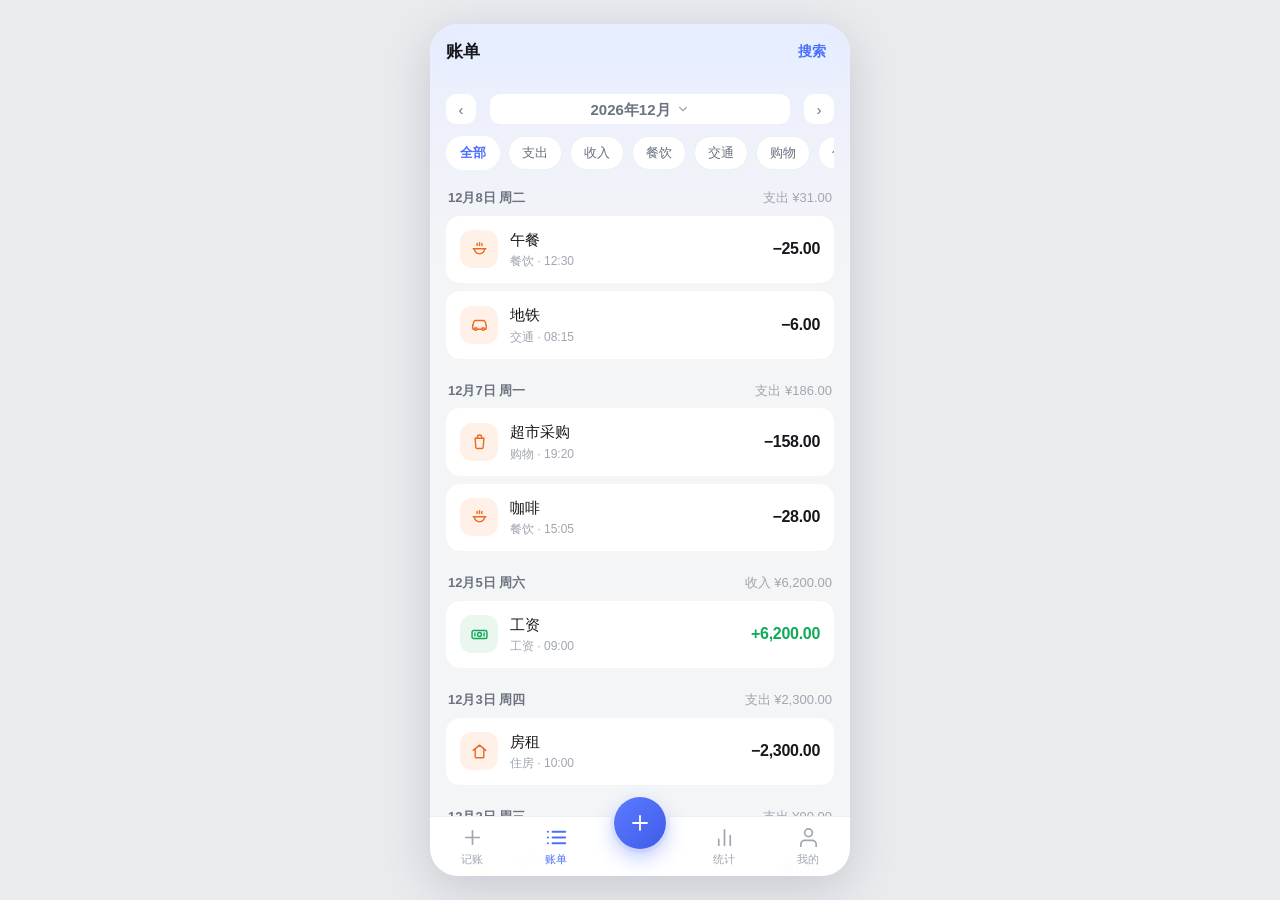
<file: records.html>
<!DOCTYPE html>
<html lang="zh-CN">
<head>
<meta charset="UTF-8">
<meta name="viewport" content="width=device-width,initial-scale=1,viewport-fit=cover">
<title>账单 · 简账</title>
<script src="theme.js"></script>
<script src="accent.js"></script>
<meta name="theme-color" content="#4C6FFF">
<meta name="mobile-web-app-capable" content="yes">
<meta name="apple-mobile-web-app-capable" content="yes">
<meta name="apple-mobile-web-app-status-bar-style" content="default">
<meta name="apple-mobile-web-app-title" content="简账">
<link rel="manifest" href="manifest.webmanifest">
<link rel="apple-touch-icon" href="apple-touch-icon.png">
<link rel="icon" type="image/png" sizes="32x32" href="favicon-32.png"><link rel="stylesheet" href="app.css">
<link rel="stylesheet" href="lock.css">
<link rel="stylesheet" href="calendar.css">
<link rel="stylesheet" href="extra.css">
<style>
  .monthbar{display:flex;align-items:center;justify-content:center;gap:14px;padding:10px 0 6px}
  .monthbar button{border:0;background:#fff;width:30px;height:30px;border-radius:10px;
    font-size:15px;color:var(--text-2);cursor:pointer;line-height:1}
  .monthbar .m{font-size:15px;font-weight:650;min-width:96px;text-align:center}
  .filtr{display:flex;gap:8px;padding:6px 0 4px;overflow-x:auto}
  .filtr .chip{background:#fff}
  .day-sum{font-weight:400;font-variant-numeric:tabular-nums}
  .searchbox{display:none;margin:4px 0 8px}
  .searchbox.show{display:block}
  .searchbox input{width:100%;border:0;background:#fff;border-radius:12px;
    padding:12px 14px;font-size:15px;font-family:inherit;outline:none}
  .swipe.open .record,.swipe.dragging .record{padding:13px 10px;gap:8px}
  .swipe.open .record .sub,.swipe.dragging .record .sub{white-space:nowrap;overflow:hidden;text-overflow:ellipsis;}
</style>
</head>
<body>
<div class="app">
  <div class="hero"></div>

  <header class="topbar">
    <div class="title">账单</div>
    <button class="act" onclick="toggleSearch()">搜索</button>
  </header>

  <main class="content">

    <div class="monthbar">
      <button onclick="shiftMonth(-1)">‹</button>
      <button class="month-label-btn" id="monthLabel" onclick="pickDate()">
        <span id="monthText">—</span>
        <svg viewBox="0 0 24 24" fill="none" stroke="currentColor" stroke-width="2"
             stroke-linecap="round" stroke-linejoin="round"><path d="M6 9l6 6 6-6"/></svg>
      </button>
      <button onclick="shiftMonth(1)">›</button>
    </div>

    <div class="searchbox" id="searchBox">
      <input id="searchInput" type="text" placeholder="搜索账单名称或分类" oninput="render()">
    </div>

    <div class="filtr" id="filtr"></div>
    <div id="list"></div>
    <div style="height:6px"></div>

  </main>

  <nav class="tabbar">
    <a class="tab" href="index.html">
      <svg viewBox="0 0 24 24" fill="none" stroke="currentColor" stroke-linecap="round" stroke-linejoin="round">
        <path d="M12 5v14M5 12h14"/></svg>记账
    </a>
    <a class="tab active" href="records.html">
      <svg viewBox="0 0 24 24" fill="none" stroke="currentColor" stroke-linecap="round" stroke-linejoin="round">
        <path d="M8 6h13M8 12h13M8 18h13M3 6h.01M3 12h.01M3 18h.01"/></svg>账单
    </a>
    <div class="tab fab-slot" id="fabSlot"></div>
    <a class="tab" href="stats.html">
      <svg viewBox="0 0 24 24" fill="none" stroke="currentColor" stroke-linecap="round" stroke-linejoin="round">
        <path d="M18 20V10M12 20V4M6 20v-6"/></svg>统计
    </a>
    <a class="tab" href="mine.html">
      <svg viewBox="0 0 24 24" fill="none" stroke="currentColor" stroke-linecap="round" stroke-linejoin="round">
        <path d="M20 21v-2a4 4 0 0 0-4-4H8a4 4 0 0 0-4 4v2"/><circle cx="12" cy="7" r="4"/></svg>我的
    </a>
  </nav>

  <div class="sheet-mask" id="mask" onclick="closeSheet()"></div>
  <div class="sheet" id="sheet">
    <div class="handle"></div>
    <h3 id="s-name">—</h3>
    <div class="s-sub" id="s-sub">—</div>
    <div class="kv"><span>金额</span><b id="s-amount">—</b></div>
    <div class="kv"><span>类型</span><b id="s-type">—</b></div>
    <div class="kv"><span>分类</span><b id="s-cat">—</b></div>
    <div class="kv"><span>日期</span><b id="s-date">—</b></div>
    <div class="btns">
      <button class="btn-danger" onclick="delCurrent()">删除</button>
      <button class="btn-ghost" onclick="closeSheet()">关闭</button>
    </div>
  </div>

  <!-- 修改账单 -->
  <div class="sheet-mask" id="editMask" onclick="closeEdit()"></div>
  <div class="sheet" id="editSheet">
    <div class="handle"></div>
    <h3>修改账单</h3>
    <div class="s-sub">改完点保存</div>

    <div class="field">
      <label>名称</label>
      <input id="edName" type="text" maxlength="20" placeholder="例如：午餐">
    </div>

    <div class="field">
      <label>金额</label>
      <input id="edAmount" type="number" inputmode="decimal" min="0" step="0.01" placeholder="0.00">
    </div>

    <div class="field">
      <label>类型</label>
      <div class="seg" style="margin:0">
        <button id="edTypeExpense" onclick="setEditType('expense')">支出</button>
        <button id="edTypeIncome" onclick="setEditType('income')">收入</button>
      </div>
    </div>

    <div class="field">
      <label>分类</label>
      <select id="edCat" class="ed-select"></select>
    </div>

    <div class="field">
      <label>日期</label>
      <button class="month-label-btn" onclick="pickEditDate()"
        style="width:100%;justify-content:space-between;background:#F4F5F7;padding:13px 14px;border-radius:12px;font-size:15px">
        <span id="edDateText">—</span>
        <svg viewBox="0 0 24 24" fill="none" stroke="currentColor" stroke-width="2"
          stroke-linecap="round" stroke-linejoin="round" style="width:16px;height:16px">
          <rect x="3.5" y="4.5" width="17" height="16" rx="2.5"/><path d="M3.5 9.5h17M8 2.5v4M16 2.5v4"/></svg>
      </button>
    </div>

    <div class="btns">
      <button class="btn-ghost" onclick="closeEdit()">取消</button>
      <button class="btn-primary" style="flex:1" onclick="saveEdit()">保存</button>
    </div>
  </div>

</div>

<script src="pwa.js"></script>
  <script src="store.js"></script>
<script src="icons.js"></script>
<script src="feedback.js"></script>
<script src="quick.js"></script>
<script src="calendar.js"></script>
<script src="lock.js"></script>
<script>
var curMonth = Store.thisMonth();
var curDay = "";
var curFilter = "all";
var currentId = null;
var OPEN_W = 136;

/* ===== 月份 ===== */
function shiftMonth(d){
  curDay = "";
  curMonth = shift(curMonth, d);
  render();
}
function pickDate(){
  CalendarPicker.open({
    mode: "date",
    value: curDay || (curMonth + "-01"),
    onPick: function(v){
      curDay = v;
      curMonth = v.slice(0, 7);
      render();
    }
  });
}
function shift(m, delta){
  var p = m.split("-");
  var d2 = new Date(+p[0], +p[1] - 1 + delta, 1);
  return d2.getFullYear() + "-" + String(d2.getMonth() + 1).padStart(2, "0");
}

/* ===== 筛选条 ===== */
function renderFilter(){
  var cats = Store.visibleCats("expense").slice(0, 6);
  var html = '<button class="chip' + (curFilter === "all" ? " active" : "") + '" onclick="setFilter(\'all\',this)">全部</button>';
  html += '<button class="chip' + (curFilter === "expense" ? " active" : "") + '" onclick="setFilter(\'expense\',this)">支出</button>';
  html += '<button class="chip' + (curFilter === "income" ? " active" : "") + '" onclick="setFilter(\'income\',this)">收入</button>';
  html += cats.map(function(c){
    return '<button class="chip' + (curFilter === c.id ? " active" : "") + '" onclick="setFilter(\'' + c.id + '\',this)">' + c.name + '</button>';
  }).join("");
  document.getElementById("filtr").innerHTML = html;
}
function setFilter(f){ curFilter = f; closeAllSwipes(); renderFilter(); render(); }

/* ===== 列表 ===== */
function render(){
  var labelEl = document.getElementById("monthText");
  if(labelEl){
    labelEl.textContent = curDay
      ? (parseInt(curDay.slice(5,7),10) + "月" + parseInt(curDay.slice(8,10),10) + "日")
      : (curMonth.split("-")[0] + "年" + parseInt(curMonth.slice(5,7),10) + "月");
  }

  var kw = (document.getElementById("searchInput") || {}).value || "";
  kw = kw.trim();

  var list = Store.byMonth(curMonth).filter(function(r){
    if(curDay && r.date !== curDay) return false;
    if(curFilter === "expense" && r.type === "income") return false;
    if(curFilter === "income" && r.type !== "income") return false;
    if(curFilter !== "all" && curFilter !== "expense" && curFilter !== "income" && r.cat !== curFilter) return false;
    if(kw){
      var hay = (r.name + " " + Store.catName(r.cat)).toLowerCase();
      if(hay.indexOf(kw.toLowerCase()) < 0) return false;
    }
    return true;
  }).sort(function(a, b){
    return (b.date + b.time).localeCompare(a.date + a.time);
  });

  if(!list.length){
    document.getElementById("list").innerHTML =
      '<div class="empty">' +
        '<svg viewBox="0 0 24 24" fill="none" stroke="currentColor" stroke-linecap="round" stroke-linejoin="round">' +
        '<rect x="3.5" y="4.5" width="17" height="16" rx="2.5"/>' +
        '<path d="M3.5 9.5h17M8 2.5v4M16 2.5v4"/>' +
        '<path d="M8.5 14h.01M12 14h.01M15.5 14h.01"/></svg>' +
        '<div class="t">' + (kw ? "没有匹配的账单" : "这个月还没有账单") + '</div>' +
        '<div class="s">' + (kw ? "换个关键词试试" : "点下方 ＋ 记一笔") + '</div>' +
      '</div>';
    return;
  }

  /* 按天分组 */
  var groups = {};
  var order = [];
  list.forEach(function(r){
    if(!groups[r.date]){ groups[r.date] = []; order.push(r.date); }
    groups[r.date].push(r);
  });

  var html = "";
  order.forEach(function(date){
    var items = groups[date];
    var outSum = 0, inSum = 0;
    items.forEach(function(r){
      if(r.type === "income") inSum += r.amount; else outSum += r.amount;
    });
    var sumTxt = (outSum ? "支出 ¥" + Store.fmt(outSum) : "") +
                 (outSum && inSum ? " · " : "") +
                 (inSum ? "收入 ¥" + Store.fmt(inSum) : "");

    html += '<div class="day-head"><b>' + Store.dayLabel(date) + '</b>' +
            '<span class="day-sum">' + sumTxt + '</span></div>';

    items.forEach(function(r){
      var out = r.type !== "income";
      html += '<div class="swipe">' +
        '<div class="acts">' +
          '<button class="act-edit" onclick="editRecord(event,\'' + r.id + '\')">' +
            '<svg viewBox="0 0 24 24" fill="none" stroke="currentColor" stroke-width="1.9" ' +
            'stroke-linecap="round" stroke-linejoin="round">' +
            '<path d="M4 20h4l10-10a2.8 2.8 0 0 0-4-4L4 16v4z"/></svg>修改</button>' +
          '<button class="act-del" onclick="delRecord(event,\'' + r.id + '\')">' +
            '<svg viewBox="0 0 24 24" fill="none" stroke="currentColor" stroke-width="1.9" ' +
            'stroke-linecap="round" stroke-linejoin="round">' +
            '<path d="M4 7h16M9 7V5a1 1 0 0 1 1-1h4a1 1 0 0 1 1 1v2"/>' +
            '<path d="M6 7l1 12a2 2 0 0 0 2 2h6a2 2 0 0 0 2-2l1-12"/></svg>删除</button>' +
        '</div>' +
        '<div class="record" onclick="onRowClick(event,\'' + r.id + '\')">' +
          '<div class="ico ' + (out ? "out" : "in") + '">' + svgIcon(Store.catIcon(r.cat)) + '</div>' +
          '<div class="mid"><div class="name">' + escapeHTML(r.name) + '</div>' +
          '<div class="sub">' + Store.catName(r.cat) + ' · ' + r.time + '</div></div>' +
          '<div class="amt ' + (out ? "out" : "in") + '">' + (out ? "−" : "+") + Store.fmt(r.amount) + '</div>' +
        '</div>' +
      '</div>';
    });
  });
  document.getElementById("list").innerHTML = html;
}

function escapeHTML(s){
  return String(s).replace(/[&<>"']/g, function(c){
    return { "&":"&amp;", "<":"&lt;", ">":"&gt;", '"':"&quot;", "'":"&#39;" }[c];
  });
}

/* ===== 搜索 ===== */
function toggleSearch(){
  var box = document.getElementById("searchBox");
  box.classList.toggle("show");
  if(box.classList.contains("show")) document.getElementById("searchInput").focus();
  else { document.getElementById("searchInput").value = ""; render(); }
}

/* ===== 详情 / 删除 ===== */
function onRowClick(ev, id){
  var sw = ev.currentTarget.closest(".swipe");
  if(sw && (sw.classList.contains("open") || sw.dataset.moved === "1")){
    sw.dataset.moved = "0";
    return;
  }
  openDetail(id);
}
function openDetail(id){
  var r = Store.all().find(function(x){ return x.id === id; });
  if(!r) return;
  currentId = id;
  document.getElementById("s-name").textContent = r.name;
  document.getElementById("s-sub").textContent = Store.catName(r.cat);
  document.getElementById("s-amount").textContent = (r.type === "income" ? "+" : "−") + Store.fmt(r.amount);
  document.getElementById("s-type").textContent = r.type === "income" ? "收入" : "支出";
  document.getElementById("s-cat").textContent = Store.catName(r.cat);
  document.getElementById("s-date").textContent = r.date + " " + r.time;
  document.getElementById("mask").classList.add("show");
  document.getElementById("sheet").classList.add("show");
}
function closeSheet(){
  document.getElementById("mask").classList.remove("show");
  document.getElementById("sheet").classList.remove("show");
}
function delCurrent(){
  if(!currentId) return;
  if(!confirm("删除这笔账单？")) return;
  Store.remove(currentId);
  closeSheet();
  toast("已删除", { sound: "remove" });
  render();
}
function delRecord(ev, id){
  ev.stopPropagation();
  var sw = ev.currentTarget.closest(".swipe");
  if(sw){ sw.style.transition = "opacity .18s"; sw.style.opacity = "0"; }
  setTimeout(function(){
    Store.remove(id);
    if(sw) sw.remove();
    toast("已删除", { sound: "remove" });
    render();
  }, 180);
}

/* ===== 修改账单 ===== */
var editingId = null;
var editType = "expense";
var editDate = "";

function editRecord(ev, id){
  ev.stopPropagation();
  var r = Store.all().find(function(x){ return x.id === id; });
  if(!r) return;
  editingId = id;
  editType = r.type || "expense";
  editDate = r.date;

  document.getElementById("edName").value = r.name;
  document.getElementById("edAmount").value = r.amount;
  document.getElementById("edDateText").textContent = r.date;

  setEditType(editType, r.cat);
  document.getElementById("editMask").classList.add("show");
  document.getElementById("editSheet").classList.add("show");
}

function setEditType(type, keepCat){
  editType = type;
  document.getElementById("edTypeExpense").classList.toggle("on", type === "expense");
  document.getElementById("edTypeIncome").classList.toggle("on", type === "income");

  var list = Store.visibleCats(type);
  var sel = document.getElementById("edCat");
  sel.innerHTML = list.map(function(c){
    return '<option value="' + c.id + '">' + c.name + '</option>';
  }).join("");
  if(keepCat && list.some(function(c){ return c.id === keepCat; })) sel.value = keepCat;
}

function pickEditDate(){
  CalendarPicker.open({
    mode: "date",
    value: editDate,
    onPick: function(v){
      editDate = v;
      document.getElementById("edDateText").textContent = v;
    }
  });
}

function closeEdit(){
  document.getElementById("editMask").classList.remove("show");
  document.getElementById("editSheet").classList.remove("show");
}

function saveEdit(){
  var name = document.getElementById("edName").value.trim();
  var amt = Number(document.getElementById("edAmount").value);
  var cat = document.getElementById("edCat").value;

  if(!name){ toast("名称不能为空"); return; }
  if(!isFinite(amt) || amt <= 0){ toast("金额要大于 0"); return; }

  Store.update(editingId, {
    name: name,
    amount: amt,
    cat: cat,
    type: editType,
    date: editDate
  });
  closeEdit();
  toast("已修改", { sound: "success" });
  render();
  renderFilter();
}
/* ===== 左滑 ===== */
var sw_startX = 0, sw_startY = 0, sw_baseW = 0, sw_startW = 0;
var sw_dragging = false, sw_decided = false, sw_horiz = false;
var sw_el = null, sw_rec = null;

function closeAllSwipes(except){
  document.querySelectorAll(".swipe.open").forEach(function(s){
    if(s !== except){
      s.classList.remove("open");
      var r = s.querySelector(".record");
      if(r) r.style.width = "";
    }
  });
}

document.addEventListener("touchstart", swDown, { passive: true });
document.addEventListener("touchmove", swMove, { passive: false });
document.addEventListener("touchend", swUp);
document.addEventListener("mousedown", swDown);
document.addEventListener("mousemove", swMove);
document.addEventListener("mouseup", swUp);

function swDown(e){
  var rec = e.target.closest && e.target.closest(".swipe .record");
  if(!rec) return;
  sw_el = rec.closest(".swipe"); sw_rec = rec;
  var p = e.touches ? e.touches[0] : e;
  sw_startX = p.clientX; sw_startY = p.clientY;
  sw_baseW = sw_el.offsetWidth;
  sw_startW = sw_el.classList.contains("open") ? sw_baseW - OPEN_W : sw_baseW;
  sw_dragging = true; sw_decided = false; sw_horiz = false;
  sw_el.dataset.moved = "0";
}
function swMove(e){
  if(!sw_dragging || !sw_el) return;
  var p = e.touches ? e.touches[0] : e;
  var dx = p.clientX - sw_startX, dy = p.clientY - sw_startY;
  if(!sw_decided){
    if(Math.abs(dx) < 6 && Math.abs(dy) < 6) return;
    sw_decided = true;
    sw_horiz = Math.abs(dx) > Math.abs(dy);
    if(sw_horiz){ sw_el.classList.add("dragging"); closeAllSwipes(sw_el); }
    else { sw_dragging = false; return; }
  }
  if(!sw_horiz) return;
  if(e.cancelable) e.preventDefault();
  var w = Math.max(sw_baseW - OPEN_W, Math.min(sw_baseW, sw_startW + dx));
  sw_rec.style.width = w + "px";
  if(Math.abs(dx) > 8) sw_el.dataset.moved = "1";
}
function swUp(){
  if(!sw_dragging || !sw_el || !sw_horiz){ sw_dragging = false; return; }
  sw_dragging = false;
  sw_el.classList.remove("dragging");
  var w = sw_rec.offsetWidth;
  sw_rec.style.width = "";
  if(w < sw_baseW - OPEN_W / 2) sw_el.classList.add("open");
  else sw_el.classList.remove("open");
}

/* ===== 启动 ===== */
renderFilter();
render();
</script>
</body>
</html>
</file>
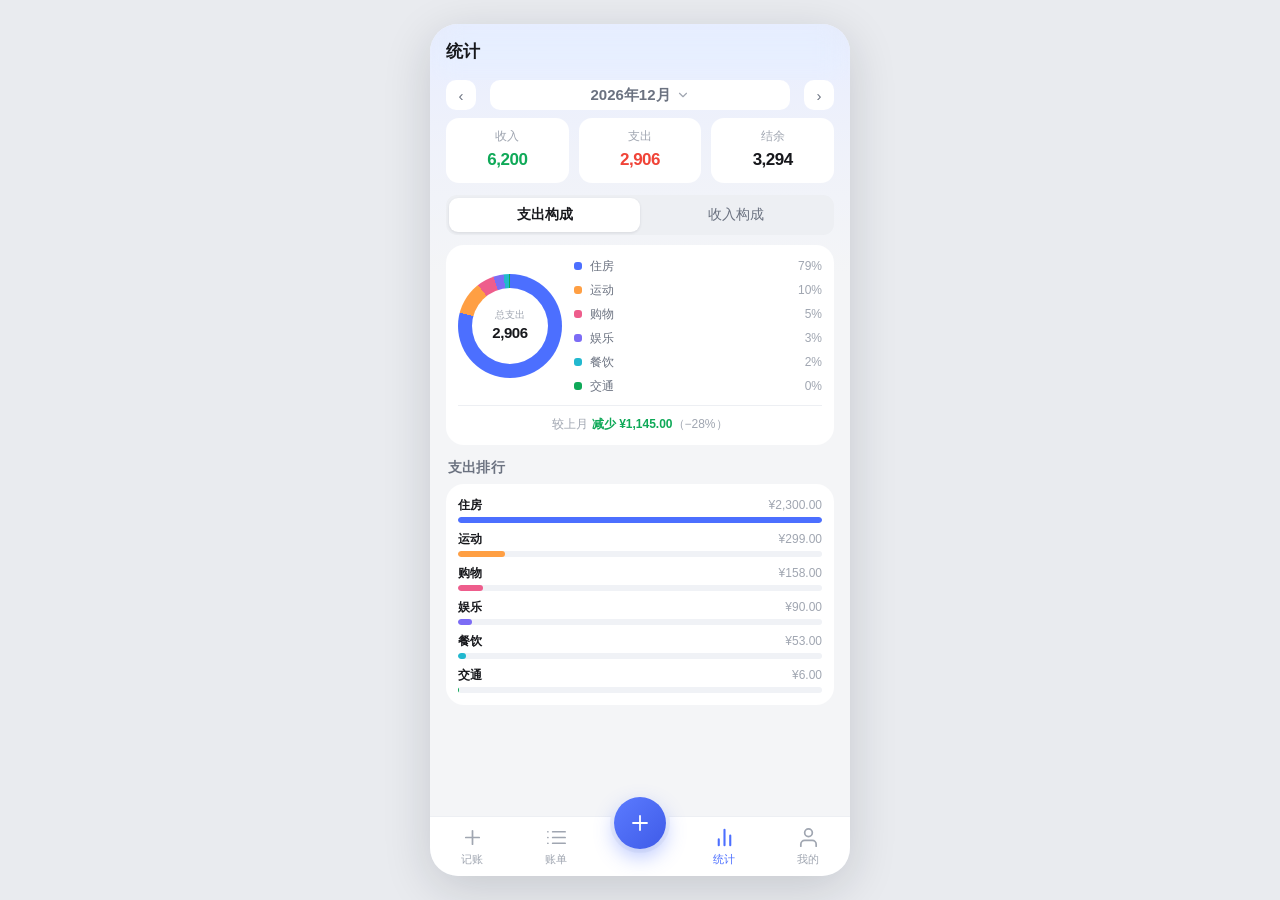
<file: stats.html>
<!DOCTYPE html>
<html lang="zh-CN">
<head>
<meta charset="UTF-8">
<meta name="viewport" content="width=device-width,initial-scale=1,viewport-fit=cover">
<title>统计 · 简账</title>
<script src="theme.js"></script>
<script src="accent.js"></script>
<meta name="theme-color" content="#4C6FFF">
<meta name="mobile-web-app-capable" content="yes">
<meta name="apple-mobile-web-app-capable" content="yes">
<meta name="apple-mobile-web-app-status-bar-style" content="default">
<meta name="apple-mobile-web-app-title" content="简账">
<link rel="manifest" href="manifest.webmanifest">
<link rel="apple-touch-icon" href="apple-touch-icon.png">
<link rel="icon" type="image/png" sizes="32x32" href="favicon-32.png"><link rel="stylesheet" href="app.css">
<link rel="stylesheet" href="lock.css">
<link rel="stylesheet" href="calendar.css">
<link rel="stylesheet" href="extra.css">
<style>
  .monthbar{display:flex;align-items:center;justify-content:center;gap:14px;padding:10px 0 14px}
  .monthbar button{border:0;background:#fff;width:30px;height:30px;border-radius:10px;
    font-size:15px;color:var(--text-2);cursor:pointer}
  .monthbar .m{font-size:15px;font-weight:650;min-width:96px;text-align:center}
  .seg{display:flex;background:#EDEFF3;border-radius:11px;padding:3px;margin-bottom:14px}
  .seg button{flex:1;border:0;background:transparent;padding:8px;border-radius:9px;
    font-size:13.5px;color:var(--text-2);font-family:inherit;cursor:pointer;font-weight:500}
  .seg button.on{background:#fff;color:var(--text);font-weight:600;
    box-shadow:0 1px 3px rgba(16,24,40,.1)}
  .legend .dot{width:8px;height:8px;border-radius:3px;flex-shrink:0}
</style>
<style>
  /* 统计页：压缩到一屏放完 */
  .content{padding-top:0;padding-bottom:calc(var(--nav-h) + 6px)}
  .monthbar{padding:0 0 8px}
  .section{margin-top:12px}
  .sum-row .sum-box{padding:10px 6px;border-radius:13px}
  .sum-row .sum-box .k{font-size:11.5px}
  .sum-row .sum-box .v{font-size:17px;margin-top:2px}
  .seg{margin-bottom:10px}
  .card{padding:12px}
  .donut{width:104px;height:104px}
  .donut::after{inset:14px}
  .donut-wrap{gap:12px;padding:0}
  .donut .center .n{font-size:15px}
  .donut .center .t{font-size:10px}
  .legend{gap:6px}
  .legend .li{font-size:12px}
  .diff-line{margin-top:10px;padding-top:9px;font-size:12px}
  .section-head{margin-bottom:6px}
  .bars{gap:7px}
  .bar-row .top{font-size:12px;margin-bottom:3px}
  .track{height:6px}</style></head>
<body>
<div class="app">
  <div class="hero"></div>

  <header class="topbar">
    <div class="title">统计</div>
  </header>

  <main class="content">

    <div class="monthbar">
      <button onclick="shiftMonth(-1)">‹</button>
      <button class="month-label-btn" onclick="pickMonth()">
        <span id="monthLabel">—</span>
        <svg viewBox="0 0 24 24" fill="none" stroke="currentColor" stroke-width="2"
             stroke-linecap="round" stroke-linejoin="round"><path d="M6 9l6 6 6-6"/></svg>
      </button>
      <button onclick="shiftMonth(1)">›</button>
    </div>

    <div class="sum-row">
      <div class="sum-box in"><div class="k">收入</div><div class="v" id="sumIn">0</div></div>
      <div class="sum-box out"><div class="k">支出</div><div class="v" id="sumOut">0</div></div>
      <div class="sum-box"><div class="k">结余</div><div class="v" id="sumBal">0</div></div>
    </div>

    <div class="section">
      <div class="seg">
        <button class="on" onclick="setType('expense',this)">支出构成</button>
        <button onclick="setType('income',this)">收入构成</button>
      </div>

      <div class="card">
        <div class="donut-wrap">
          <div class="donut" id="donut">
            <div class="center">
              <div class="t" id="donutLabel">总支出</div>
              <div class="n" id="donutValue">0</div>
            </div>
          </div>
          <div class="legend" id="legend"></div>
        </div>
        <div class="diff-line" id="diffLine"></div>
      </div>
    </div>

    <div class="section">
      <div class="section-head"><h2 id="rankTitle">分类排行</h2></div>
      <div class="card"><div class="bars" id="bars"></div></div>
    </div>

    </main>

  <nav class="tabbar">
    <a class="tab" href="index.html">
      <svg viewBox="0 0 24 24" fill="none" stroke="currentColor" stroke-linecap="round" stroke-linejoin="round">
        <path d="M12 5v14M5 12h14"/></svg>记账
    </a>
    <a class="tab" href="records.html">
      <svg viewBox="0 0 24 24" fill="none" stroke="currentColor" stroke-linecap="round" stroke-linejoin="round">
        <path d="M8 6h13M8 12h13M8 18h13M3 6h.01M3 12h.01M3 18h.01"/></svg>账单
    </a>
    <div class="tab fab-slot" id="fabSlot"></div>
    <a class="tab active" href="stats.html">
      <svg viewBox="0 0 24 24" fill="none" stroke="currentColor" stroke-linecap="round" stroke-linejoin="round">
        <path d="M18 20V10M12 20V4M6 20v-6"/></svg>统计
    </a>
    <a class="tab" href="mine.html">
      <svg viewBox="0 0 24 24" fill="none" stroke="currentColor" stroke-linecap="round" stroke-linejoin="round">
        <path d="M20 21v-2a4 4 0 0 0-4-4H8a4 4 0 0 0-4 4v2"/><circle cx="12" cy="7" r="4"/></svg>我的
    </a>
  </nav>

</div>

<script src="pwa.js"></script>
  <script src="store.js"></script>
<script src="icons.js"></script>
<script src="feedback.js"></script>
<script src="quick.js"></script>
<script src="calendar.js"></script>
<script src="lock.js"></script>
<script>
var curMonth = Store.thisMonth();
var curType = "expense";
var COLORS = ["#4C6FFF", "#FF9F43", "#EE5D8C", "#7C6CF5", "#22B8CF", "#0FA958", "#C9CED8"];

function shiftMonth(d){
  var p = curMonth.split("-");
  var dd = new Date(+p[0], +p[1] - 1 + d, 1);
  curMonth = dd.getFullYear() + "-" + String(dd.getMonth() + 1).padStart(2, "0");
  render();
}
function pickMonth(){
  CalendarPicker.open({
    mode: "month",
    value: curMonth + "-01",
    onPick: function(v){ curMonth = v.slice(0, 7); render(); }
  });
}
function setType(t, el){
  curType = t;
  document.querySelectorAll(".seg button").forEach(function(b){ b.classList.remove("on"); });
  if(el) el.classList.add("on");
  else document.querySelectorAll(".seg button")[t === "expense" ? 0 : 1].classList.add("on");
  render();
}

function render(){
  document.getElementById("monthLabel").textContent = curMonth.split("-")[0] + "年" + parseInt(curMonth.slice(5,7),10) + "月";

  var s = Store.summary(curMonth);
  document.getElementById("sumIn").textContent = Math.round(s.income).toLocaleString("zh-CN");
  document.getElementById("sumOut").textContent = Math.round(s.expense).toLocaleString("zh-CN");
  document.getElementById("sumBal").textContent = Math.round(s.balance).toLocaleString("zh-CN");

  var cats = Store.byCategory(curMonth, curType);
  var total = cats.reduce(function(a, c){ return a + c.amount; }, 0);

  document.getElementById("donutLabel").textContent = curType === "expense" ? "总支出" : "总收入";
  document.getElementById("donutValue").textContent = Math.round(total).toLocaleString("zh-CN");
  document.getElementById("rankTitle").textContent = (curType === "expense" ? "支出" : "收入") + "排行";

  /* 环形图 */
  var donut = document.getElementById("donut");
  if(!total){
    donut.style.background = "#EDEFF3";
    document.getElementById("legend").innerHTML = '<div class="s-sub">本月没有数据</div>';
    document.getElementById("bars").innerHTML = '<div class="s-sub">本月没有数据</div>';
  } else {
    var stops = [], acc = 0;
    cats.forEach(function(c, i){
      var p = c.amount / total * 100;
      var color = COLORS[i % COLORS.length];
      stops.push(color + " " + acc.toFixed(2) + "% " + (acc + p).toFixed(2) + "%");
      acc += p;
    });
    donut.style.background = "conic-gradient(" + stops.join(",") + ")";

    document.getElementById("legend").innerHTML = cats.slice(0, 6).map(function(c, i){
      var p = Math.round(c.amount / total * 100);
      return '<div class="li"><span class="dot" style="background:' + COLORS[i % COLORS.length] + '"></span>' +
             '<span class="nm">' + c.name + '</span><span class="pc">' + p + '%</span></div>';
    }).join("");

    var max = cats[0].amount;
    document.getElementById("bars").innerHTML = cats.map(function(c, i){
      var w = max ? (c.amount / max * 100) : 0;
      return '<div class="bar-row">' +
        '<div class="top"><b>' + c.name + '</b><span>¥' + Store.fmt(c.amount) + '</span></div>' +
        '<div class="track"><i style="width:' + w + '%;background:' + COLORS[i % COLORS.length] + '"></i></div>' +
      '</div>';
    }).join("");
  }

  /* 环比（合并到环形图卡片底部一行） */
  var p2 = curMonth.split("-");
  var prevDate = new Date(+p2[0], +p2[1] - 2, 1);
  var prevMonth = prevDate.getFullYear() + "-" + String(prevDate.getMonth() + 1).padStart(2, "0");
  var prev = Store.summary(prevMonth);
  var diff = s.expense - prev.expense;
  var line = document.getElementById("diffLine");

  if(!prev.expense && !s.expense){
    line.textContent = "";
  } else if(diff > 0){
    var pc = prev.expense ? Math.round(diff / prev.expense * 100) : 100;
    line.innerHTML = '较上月 <b style="color:var(--expense)">增加 ¥' + Store.fmt(diff) + '</b>（+' + pc + '%）';
  } else if(diff < 0){
    var pc2 = Math.round(-diff / (prev.expense || 1) * 100);
    line.innerHTML = '较上月 <b style="color:var(--income)">减少 ¥' + Store.fmt(-diff) + '</b>（−' + pc2 + '%）';
  } else {
    line.textContent = "与上月持平";
  }
}

render();
</script>
</body>
</html>
</file>
<file: app.css>
/* ===== 简账 APP 预览版 共用样式 ===== */
:root{
  --bg:#F4F5F7;
  --card:#FFFFFF;
  --text:#17181C;
  --text-2:#6B7280;
  --text-3:#A0A6B1;
  --line:#EDEFF3;
  --primary:#4C6FFF;
  --primary-soft:#EDF1FF;
  --income:#0FA958;
  --expense:#F04438;
  --warn:#F79009;
  --radius:18px;
  --safe-b:env(safe-area-inset-bottom,0px);
  --nav-h:60px;
}
*{box-sizing:border-box;-webkit-tap-highlight-color:transparent}
html,body{margin:0;padding:0;height:100%}
body{
  font-family:-apple-system,BlinkMacSystemFont,"Segoe UI","PingFang SC","Microsoft YaHei",sans-serif;
  background:#E9EBEF;color:var(--text);
  font-size:15px;line-height:1.5;
  -webkit-font-smoothing:antialiased;
  overflow:hidden;                 /* 由 .content 内部滚动，避免整页滚动 */
}

/* ===== 手机画布：固定高度 + 内部滚动 ===== */
.app{
  position:relative;
  width:100%;max-width:420px;margin:0 auto;
  height:100vh;
  height:100dvh;                   /* 移动端地址栏伸缩时高度正确 */
  background:var(--bg);
  display:flex;flex-direction:column;
  overflow:hidden;
}
@media(min-width:601px){
  body{padding:24px 0}
  .app{height:calc(100vh - 48px);height:calc(100dvh - 48px);
       border-radius:28px;box-shadow:0 12px 48px rgba(16,24,40,.16)}
}

/* ===== 顶部栏 ===== */
.topbar{
  position:relative;z-index:20;flex-shrink:0;
  display:flex;align-items:center;gap:10px;
  height:calc(56px + env(safe-area-inset-top,0px));
  padding:env(safe-area-inset-top,0px) 16px 0;
  background:rgba(244,245,247,.94);
  backdrop-filter:saturate(180%) blur(14px);
  -webkit-backdrop-filter:saturate(180%) blur(14px);
}
.topbar .title{font-size:17px;font-weight:650;letter-spacing:-.2px;flex:1}
.topbar .back{
  width:34px;height:34px;margin-left:-8px;border:0;background:transparent;
  display:grid;place-items:center;border-radius:50%;cursor:pointer;color:var(--text);
}
.topbar .back:active{background:rgba(0,0,0,.05)}
.topbar .act{
  border:0;background:transparent;color:var(--primary);font-size:14px;font-weight:600;
  padding:6px 8px;border-radius:8px;cursor:pointer;
}

/* ===== 内容区（唯一滚动容器）===== */
.content{
  flex:1;min-height:0;overflow-y:auto;overflow-x:hidden;
  -webkit-overflow-scrolling:touch;
  overscroll-behavior:contain;
  position:relative;z-index:1;
  padding:4px 16px calc(var(--nav-h) + var(--safe-b) + 20px);
}
.content.no-nav{padding-bottom:24px}

.section{margin-top:20px}
.section-head{display:flex;align-items:baseline;justify-content:space-between;margin-bottom:10px;padding:0 2px}
.section-head h2{margin:0;font-size:14px;font-weight:600;color:var(--text-2);letter-spacing:.2px}
.section-head a,.section-head .link{font-size:13px;color:var(--primary);text-decoration:none;font-weight:500}

/* ===== 卡片 ===== */
.card{background:var(--card);border-radius:var(--radius);padding:16px}
.card + .card{margin-top:12px}

/* ===== 余额大卡 ===== */
.balance-card{
  background:linear-gradient(135deg,#5B7BFF 0%,#3F5BE8 55%,#3A4FD6 100%);
  color:#fff;border-radius:22px;padding:20px;
  position:relative;overflow:hidden;
}
.balance-card::after{
  content:"";position:absolute;width:190px;height:190px;border-radius:50%;
  background:rgba(255,255,255,.09);right:-70px;top:-80px;pointer-events:none;
}
.balance-card .label{font-size:13px;opacity:.82;font-weight:500}
.balance-card .big{
  font-size:36px;font-weight:700;letter-spacing:-1px;margin:6px 0 2px;
  font-variant-numeric:tabular-nums;line-height:1.15;
}
.balance-card .big .cur{font-size:18px;font-weight:600;margin-right:2px;opacity:.9}
.balance-card .split{
  display:flex;gap:26px;margin-top:16px;padding-top:14px;
  border-top:1px solid rgba(255,255,255,.18);
}
.balance-card .split div{font-size:12px;opacity:.8}
.balance-card .split b{display:block;font-size:15px;font-weight:650;margin-top:2px;
  opacity:1;font-variant-numeric:tabular-nums}

/* ===== 记账输入 ===== */
.input-card{background:var(--card);border-radius:var(--radius);padding:14px}
.input-row{display:flex;gap:8px;align-items:center}
.input-row input{
  flex:1;border:0;background:#F4F5F7;border-radius:12px;
  padding:13px 14px;font-size:16px;color:var(--text);outline:none;
  font-family:inherit;
}
.input-row input::placeholder{color:var(--text-3);font-size:14px}
.input-row input:focus{background:#EDF1FF;box-shadow:0 0 0 2px rgba(76,111,255,.18)}
.btn-primary{
  border:0;background:var(--primary);color:#fff;font-weight:600;
  font-size:15px;padding:13px 18px;border-radius:12px;cursor:pointer;
  font-family:inherit;white-space:nowrap;
}
.btn-primary:active{transform:scale(.97);opacity:.9}

.parse-hint{
  display:none;margin-top:10px;padding:10px 12px;background:var(--primary-soft);
  border-radius:12px;font-size:13px;color:#3A4FD6;
}
.parse-hint.show{display:block;animation:fade .18s ease}
@keyframes fade{from{opacity:0;transform:translateY(-3px)}to{opacity:1;transform:none}}

.chips{display:flex;gap:8px;margin-top:12px;overflow-x:auto;padding-bottom:2px}
.chip{
  border:1px solid var(--line);background:#fff;color:var(--text-2);
  font-size:13px;padding:7px 13px;border-radius:999px;white-space:nowrap;
  cursor:pointer;font-family:inherit;
}
.chip.active{background:var(--primary-soft);border-color:transparent;color:var(--primary);font-weight:600}

/* ===== 收支类型切换 ===== */
.cat-tabs{
  display:flex;background:#EDEFF3;border-radius:11px;padding:3px;margin-top:14px;
}
.cat-tabs button{
  flex:1;border:0;background:transparent;padding:8px;border-radius:9px;
  font-size:13.5px;color:var(--text-2);font-family:inherit;cursor:pointer;font-weight:500;
}
.cat-tabs button.on{
  background:#fff;color:var(--text);font-weight:650;
  box-shadow:0 1px 3px rgba(16,24,40,.1);
}

/* ===== 分类网格 ===== */
.cat-grid{
  display:grid;grid-template-columns:repeat(4,1fr);gap:4px;margin-top:12px;
}
.cat{
  border:0;background:transparent;padding:8px 2px;border-radius:14px;
  display:flex;flex-direction:column;align-items:center;gap:6px;
  cursor:pointer;font-family:inherit;transition:background .12s;
}
.cat:active{background:#F7F8FA}
.cat .ci{
  width:42px;height:42px;border-radius:14px;display:grid;place-items:center;
  background:#F4F5F7;color:#8A909C;transition:all .15s;
}
.ci svg{width:21px;height:21px}
.cat .cn{font-size:11.5px;color:var(--text-2);letter-spacing:.2px}
.cat.on .ci{
  background:var(--primary-soft);color:var(--primary);
  box-shadow:0 0 0 2px var(--primary);
}
.cat.on .cn{color:var(--primary);font-weight:650}

/* ===== 流水列表 ===== */
.day-head{
  display:flex;justify-content:space-between;align-items:baseline;
  padding:14px 2px 8px;font-size:13px;color:var(--text-3);
}
.day-head b{color:var(--text-2);font-weight:600;font-size:13px}
.record{
  display:flex;align-items:center;gap:12px;
  background:var(--card);padding:13px 14px;
  border-radius:14px;margin-bottom:8px;cursor:pointer;
  transition:background .12s;
}
.record:active{background:#F0F2F6}
.ico{
  width:38px;height:38px;border-radius:12px;display:grid;place-items:center;
  flex-shrink:0;background:#F4F5F7;color:#8A909C;
}
.ico svg{width:19px;height:19px}
.ico.out{background:#FFF1E8;color:#EB6A22}
.ico.in{background:#E9F7EF;color:#0FA958}
.record .mid{flex:1;min-width:0}
.record .name{font-size:15px;font-weight:550;white-space:nowrap;overflow:hidden;
  text-overflow:ellipsis;letter-spacing:-.1px}
.record .sub{font-size:12px;color:var(--text-3);margin-top:1px}
.record .amt{
  font-size:16px;font-weight:650;font-variant-numeric:tabular-nums;
  letter-spacing:-.3px;flex-shrink:0;
}
.amt.out{color:var(--text)}
.amt.in{color:var(--income)}

.empty{text-align:center;padding:44px 20px;color:var(--text-3)}
.empty .em{font-size:40px;opacity:.5}
.empty p{margin:10px 0 0;font-size:14px}

/* ===== 统计 ===== */
.sum-row{display:flex;gap:10px}
.sum-box{flex:1;background:var(--card);border-radius:16px;padding:14px 12px;text-align:center}
.sum-box .k{font-size:12px;color:var(--text-3)}
.sum-box .v{font-size:19px;font-weight:700;margin-top:4px;font-variant-numeric:tabular-nums;letter-spacing:-.5px}
.sum-box.in .v{color:var(--income)}
.sum-box.out .v{color:var(--expense)}

.donut-wrap{display:flex;align-items:center;gap:18px;padding:6px 2px}
.donut{
  width:132px;height:132px;border-radius:50%;flex-shrink:0;position:relative;
  background:conic-gradient(#4C6FFF 0 47%,#FF9F43 47% 77%,#EE5D8C 77% 91%,#7C6CF5 91% 96%,#D8DCE5 96% 100%);
}
.donut::after{
  content:"";position:absolute;inset:19px;border-radius:50%;background:var(--card);
}
.donut .center{
  position:absolute;inset:0;display:grid;place-content:center;text-align:center;z-index:1;
}
.donut .center .t{font-size:11px;color:var(--text-3)}
.donut .center .n{font-size:17px;font-weight:700;font-variant-numeric:tabular-nums;letter-spacing:-.4px}
.legend{flex:1;display:flex;flex-direction:column;gap:9px}
.legend .li{display:flex;align-items:center;gap:8px;font-size:13px}
.legend .dot{width:8px;height:8px;border-radius:3px;flex-shrink:0}
.legend .nm{flex:1;color:var(--text-2)}
.legend .pc{color:var(--text-3);font-size:12px;font-variant-numeric:tabular-nums}

.bars{display:flex;flex-direction:column;gap:14px}
.bar-row .top{display:flex;justify-content:space-between;font-size:13px;margin-bottom:6px}
.bar-row .top b{font-weight:600}
.bar-row .top span{color:var(--text-3);font-variant-numeric:tabular-nums}
.track{height:7px;background:#F0F2F6;border-radius:99px;overflow:hidden}
.track i{display:block;height:100%;border-radius:99px;background:var(--primary)}

/* ===== 设置列表 ===== */
.profile{
  display:flex;align-items:center;gap:14px;background:var(--card);
  border-radius:var(--radius);padding:18px 16px;
}
.avatar{
  width:52px;height:52px;border-radius:18px;flex-shrink:0;
  background:linear-gradient(135deg,#5B7BFF,#3F5BE8);
  display:grid;place-items:center;color:#fff;font-size:20px;font-weight:700;
}
.profile .n{font-size:17px;font-weight:650;letter-spacing:-.2px}
.profile .s{font-size:12.5px;color:var(--text-3);margin-top:2px}

.menu{background:var(--card);border-radius:var(--radius);overflow:hidden}
.menu-item{
  display:flex;align-items:center;gap:13px;padding:15px 16px;
  border-bottom:1px solid var(--line);cursor:pointer;
}
.menu-item:last-child{border-bottom:0}
.menu-item:active{background:#F7F8FA}
.menu-item .mi{width:30px;height:30px;border-radius:9px;display:grid;place-items:center;
  font-size:15px;background:#F4F5F7;flex-shrink:0}
.menu-item .mt{flex:1;font-size:15px}
.menu-item .mv{font-size:13px;color:var(--text-3)}
.menu-item .arw{color:#C9CED8;font-size:17px;line-height:1}
.menu-item .badge{
  font-size:11px;background:var(--warn);color:#fff;padding:2px 7px;
  border-radius:99px;font-weight:600;
}

.ver{text-align:center;color:var(--text-3);font-size:12px;margin-top:24px;line-height:1.8}

/* ===== 底部导航 ===== */
.tabbar{
  position:absolute;bottom:0;left:0;right:0;z-index:30;
  flex-shrink:0;
  height:calc(var(--nav-h) + var(--safe-b));
  padding-bottom:var(--safe-b);
  display:flex;
  background:rgba(255,255,255,.97);
  backdrop-filter:saturate(180%) blur(18px);
  -webkit-backdrop-filter:saturate(180%) blur(18px);
  border-top:1px solid var(--line);
}
.tab{
  flex:1;display:flex;flex-direction:column;align-items:center;justify-content:center;
  gap:3px;text-decoration:none;color:var(--text-3);font-size:10.5px;
  font-weight:500;letter-spacing:.2px;
}
.tab svg{width:23px;height:23px;stroke-width:1.8}
.tab.active{color:var(--primary)}
.tab.active svg{stroke-width:2.2}
.tab .fab{
  width:44px;height:44px;border-radius:16px;background:var(--primary);color:#fff;
  display:grid;place-items:center;margin-top:-14px;
  box-shadow:0 6px 16px rgba(76,111,255,.38);
}
.tab .fab svg{width:24px;height:24px;stroke-width:2.4}

/* ===== 底部弹层 ===== */
.sheet-mask{
  position:fixed;inset:0;background:rgba(16,24,40,.42);z-index:40;
  opacity:0;pointer-events:none;transition:opacity .22s;
}
.sheet-mask.show{opacity:1;pointer-events:auto}
.sheet{
  position:fixed;left:0;right:0;bottom:0;z-index:41;max-width:420px;margin:0 auto;
  background:#fff;border-radius:22px 22px 0 0;padding:10px 18px calc(20px + var(--safe-b));
  transform:translateY(102%);transition:transform .26s cubic-bezier(.32,.72,0,1);
  max-height:80vh;overflow:auto;
}
.sheet.show{transform:none}
.sheet .handle{width:36px;height:4px;border-radius:99px;background:#E3E6EC;margin:4px auto 16px}
.sheet h3{margin:0 0 4px;font-size:17px;font-weight:650}
.sheet .s-sub{font-size:13px;color:var(--text-3);margin-bottom:18px}
.sheet .kv{display:flex;justify-content:space-between;padding:11px 0;border-bottom:1px solid var(--line);font-size:14px}
.sheet .kv span{color:var(--text-3)}
.sheet .kv b{font-weight:600;font-variant-numeric:tabular-nums}
.sheet .btns{display:flex;gap:10px;margin-top:18px}
.sheet .btns button{flex:1;padding:13px;border-radius:13px;border:0;font-size:15px;
  font-weight:600;font-family:inherit;cursor:pointer}
.btn-ghost{background:#F4F5F7;color:var(--text)}
.btn-danger{background:#FEF0EF;color:var(--expense)}

/* 提示条 */
.note{
  margin-top:16px;background:#FFF8E8;border:1px solid #FBE4B7;
  color:#8A5A00;font-size:12.5px;line-height:1.7;
  padding:12px 14px;border-radius:12px;
}

/* ===== 顶部氛围光（增加层次，避免整页死平）===== */
.hero{
  position:absolute;top:0;left:0;right:0;height:250px;z-index:0;pointer-events:none;
  background:linear-gradient(180deg,#E8EDFF 0%,rgba(232,237,255,.45) 45%,rgba(244,245,247,0) 100%);
}
.content{position:relative;z-index:1}
.topbar{background:transparent}
.topbar.solid{
  background:rgba(244,245,247,.88);
}

/* ===== 全局按压反馈 ===== */
button,a,.record,.menu-item,.cat{transition:transform .1s ease,background .12s ease}
button:active,.record:active,.menu-item:active{transform:scale(.985)}
.btn-primary:active{transform:scale(.96)}

/* ===== 个人资料卡 ===== */
.profile{position:relative;cursor:pointer}
.profile .arw{color:#C9CED8;font-size:18px;margin-left:auto}
.profile:active{background:#FAFBFC}

/* 头像 */
.avatar{
  width:54px;height:54px;border-radius:18px;flex-shrink:0;
  display:grid;place-items:center;color:#fff;
  font-size:22px;font-weight:700;letter-spacing:-.5px;
  box-shadow:0 4px 12px rgba(76,111,255,.28);
  overflow:hidden;
}
.avatar.g1{background:linear-gradient(135deg,#5B7BFF,#3F5BE8)}
.avatar.g2{background:linear-gradient(135deg,#FF9F43,#F76707)}
.avatar.g3{background:linear-gradient(135deg,#0FA958,#0B7C42)}
.avatar.g4{background:linear-gradient(135deg,#EE5D8C,#D6336C)}
.avatar.g5{background:linear-gradient(135deg,#7C6CF5,#5F4BD8)}
.avatar.g6{background:linear-gradient(135deg,#22B8CF,#0C8599)}

/* 数据条 */
.stat-strip{
  display:flex;background:var(--card);border-radius:var(--radius);
  padding:15px 0;margin-top:12px;
}
.stat-strip .it{flex:1;text-align:center;position:relative}
.stat-strip .it + .it::before{
  content:"";position:absolute;left:0;top:4px;bottom:4px;width:1px;background:var(--line);
}
.stat-strip b{
  display:block;font-size:19px;font-weight:700;letter-spacing:-.4px;
  font-variant-numeric:tabular-nums;
}
.stat-strip span{font-size:11.5px;color:var(--text-3)}

/* 表单 */
.field{margin-top:16px}
.field label{display:block;font-size:12.5px;color:var(--text-3);margin-bottom:7px;padding-left:2px}
.field input{
  width:100%;border:0;background:#F4F5F7;border-radius:12px;
  padding:13px 14px;font-size:16px;font-family:inherit;color:var(--text);outline:none;
}
.field input:focus{background:#EDF1FF;box-shadow:0 0 0 2px rgba(76,111,255,.18)}

/* 头像选择 */
.avatar-grid{display:grid;grid-template-columns:repeat(6,1fr);gap:8px;margin-top:4px}
.avatar-grid .op{
  aspect-ratio:1;border-radius:14px;border:0;cursor:pointer;padding:0;
  display:grid;place-items:center;font-size:19px;color:#fff;font-weight:700;
  background:#F4F5F7;overflow:hidden;position:relative;
}
.avatar-grid .op.on{box-shadow:0 0 0 3px #fff,0 0 0 5px var(--primary)}
.avatar-grid .op .ph{
  width:100%;height:100%;border-radius:14px;background-size:cover;background-position:center;
}
.avatar-grid .op.upload{background:#F4F5F7;color:#8A909C;border:1.5px dashed #D3D8E0}
.avatar-grid .op.upload svg{width:20px;height:20px}

/* 头像里的照片 */
.avatar.has-photo{background-size:cover;background-position:center;text-indent:-9999px}


/* ===== 分段控件（支出/收入 等）===== */
.seg{display:flex;background:#EDEFF3;border-radius:11px;padding:3px;margin-bottom:14px}
.seg button{
  flex:1;border:0;background:transparent;padding:8px;border-radius:9px;
  font-size:13.5px;color:var(--text-2);font-family:inherit;cursor:pointer;font-weight:500;
}
.seg button.on{
  background:#fff;color:var(--text);font-weight:600;
  box-shadow:0 1px 3px rgba(16,24,40,.1);
}
</file>
<file: lock.css>
/* ===== 应用锁样式 ===== */
.lock-screen{
  position:fixed;inset:0;z-index:200;
  background:var(--bg);
  display:flex;align-items:center;justify-content:center;
  opacity:0;pointer-events:none;transition:opacity .22s ease;
}
.lock-screen.show{opacity:1;pointer-events:auto}
.lock-inner{width:100%;max-width:340px;padding:0 28px;text-align:center}
.lock-logo{
  width:64px;height:64px;border-radius:20px;margin:0 auto 20px;
  background:linear-gradient(135deg,#5B7BFF,#3F5BE8);
  display:grid;place-items:center;color:#fff;font-size:27px;font-weight:700;
  box-shadow:0 10px 26px rgba(76,111,255,.35);
}
.lock-title{font-size:19px;font-weight:650;letter-spacing:-.2px}
.lock-hint{font-size:13px;color:var(--text-3);margin-top:8px;min-height:19px}
.lock-dots{display:flex;justify-content:center;gap:16px;margin:26px 0 30px}
.lock-dots i{
  width:13px;height:13px;border-radius:50%;
  background:transparent;border:1.6px solid #C9CED8;transition:all .16s;
}
.lock-dots i.on{background:var(--primary);border-color:var(--primary);transform:scale(1.08)}

.lock-pad{display:grid;grid-template-columns:repeat(3,1fr);gap:14px;justify-items:center}
.lock-key{
  width:68px;height:68px;border-radius:50%;border:0;cursor:pointer;
  background:var(--card);color:var(--text);
  font-size:23px;font-weight:500;font-family:inherit;
  display:grid;place-items:center;
  box-shadow:0 1px 4px rgba(16,24,40,.07);
  transition:transform .1s,background .12s;
}
.lock-key:active{transform:scale(.93);background:var(--primary-soft)}
.lock-key svg{width:22px;height:22px}
.lock-key.empty{background:transparent;box-shadow:none;pointer-events:none}

.lock-forgot{
  margin-top:26px;border:0;background:transparent;color:var(--text-3);
  font-size:13px;font-family:inherit;cursor:pointer;text-decoration:underline;
  text-underline-offset:3px;
}
.lock-screen.shake .lock-inner{animation:lockShake .32s}
@keyframes lockShake{
  0%,100%{transform:translateX(0)}
  20%{transform:translateX(-9px)}
  40%{transform:translateX(8px)}
  60%{transform:translateX(-5px)}
  80%{transform:translateX(3px)}
}

[data-theme="dark"] .lock-dots i{border-color:#3A4150}
[data-theme="dark"] .lock-key{background:#1D2129;box-shadow:none}
[data-theme="dark"] .lock-key:active{background:#2A3557}

/* ===== PIN 设置弹层 ===== */
.pin-dots{display:flex;justify-content:center;gap:14px;margin:22px 0 24px}
.pin-dots i{
  width:15px;height:15px;border-radius:50%;
  background:#F0F2F6;transition:all .16s;
}
.pin-dots i.on{background:var(--primary)}
[data-theme="dark"] .pin-dots i{background:#2A2F3A}
[data-theme="dark"] .pin-dots i.on{background:var(--primary)}
</file>
<file: calendar.css>
/* ===== 日历选择器样式 ===== */
.cal-mask{
  position:fixed;inset:0;background:rgba(16,24,40,.42);z-index:120;
  opacity:0;pointer-events:none;transition:opacity .22s;
}
.cal-mask.show{opacity:1;pointer-events:auto}

.cal-sheet{
  z-index:121;
  transform:translateY(102%);
  transition:transform .26s cubic-bezier(.32,.72,0,1);
}
.cal-sheet.show{transform:none}

.cal-head{display:flex;align-items:center;justify-content:center;gap:8px;margin-top:2px}
.cal-head.sub{margin-top:6px}
.cal-year{font-size:17px;font-weight:650;min-width:104px;text-align:center;letter-spacing:-.2px}
.cal-month{font-size:15px;font-weight:600;color:var(--text-2);min-width:104px;text-align:center}
.cal-nav{
  width:34px;height:34px;border-radius:10px;border:0;cursor:pointer;
  background:transparent;color:var(--text-2);font-size:19px;line-height:1;
  font-family:inherit;
}
.cal-nav:active{background:#F0F2F6}

.cal-week{
  display:grid;grid-template-columns:repeat(7,1fr);
  margin-top:14px;padding:0 2px;
  font-size:11.5px;color:var(--text-3);text-align:center;
}
.cal-grid{
  display:grid;grid-template-columns:repeat(7,1fr);gap:2px;
  margin-top:6px;
}
.cal-day{
  aspect-ratio:1;border:0;background:transparent;border-radius:12px;
  font-size:14.5px;font-family:inherit;color:var(--text);cursor:pointer;
  display:grid;place-items:center;font-variant-numeric:tabular-nums;
  transition:background .12s,color .12s;
}
.cal-day:active{background:#F0F2F6}
.cal-day.out{color:#C9CED8;pointer-events:none}
.cal-day.today{color:var(--primary);font-weight:700;background:var(--primary-soft)}
.cal-day.on{background:var(--primary);color:#fff;font-weight:650}

.cal-foot{display:flex;gap:10px;margin-top:18px}

[data-theme="dark"] .cal-day:active{background:#22262F}
[data-theme="dark"] .cal-day.out{color:#3E4655}
[data-theme="dark"] .cal-nav:active{background:#22262F}
[data-theme="dark"] .cal-sheet{background:var(--card)}

/* 月份标签可点击提示 */
.month-label-btn{
  border:0;background:transparent;font-family:inherit;
  font-size:15px;font-weight:650;color:var(--text);cursor:pointer;
  display:inline-flex;align-items:center;gap:5px;padding:6px 10px;border-radius:10px;
}
.month-label-btn:active{background:rgba(0,0,0,.05)}
.month-label-btn svg{width:14px;height:14px;color:var(--text-3)}
[data-theme="dark"] .month-label-btn:active{background:rgba(255,255,255,.06)}

/* 修正：月份标签不换行 */
.month-label-btn{white-space:nowrap;flex-shrink:0;line-height:1.2}
.monthbar .month-label-btn{min-width:auto}

/* 修正：日历底部按钮样式 */
.cal-foot .btn-ghost{
  padding:13px 20px;border-radius:13px;border:0;font-size:15px;font-weight:600;
  font-family:inherit;cursor:pointer;background:#F4F5F7;color:var(--text);
}
.cal-foot .btn-primary{
  padding:13px 18px;border-radius:13px;border:0;font-size:15px;font-weight:600;
  font-family:inherit;cursor:pointer;
}
[data-theme="dark"] .cal-foot .btn-ghost{background:#22262F;color:var(--text)}

/* 月份条：中间的标签占满，两侧箭头固定 */
.monthbar{justify-content:space-between;gap:6px;padding-left:8px;padding-right:8px}
.monthbar > button:first-child,.monthbar > button:last-child{flex-shrink:0}
.monthbar .month-label-btn{flex:1;justify-content:center}
</file>
<file: extra.css>
/* ===== 追加：FAB / Toast / 动效 / 左滑删除 / 主题 ===== */

/* --- 底部导航的 FAB 槽位 --- */
.tab.fab-slot{position:relative;display:flex;align-items:flex-start;justify-content:center}
.fab-btn{
  position:absolute;top:-20px;left:50%;
  transform:translateX(-50%);
  width:52px;height:52px;border-radius:50%;border:0;cursor:pointer;
  background:linear-gradient(135deg,#5B7BFF,#3F5BE8);color:#fff;
  display:grid;place-items:center;
  box-shadow:0 8px 20px rgba(76,111,255,.42),0 0 0 4px rgba(244,245,247,.9);
  transition:box-shadow .12s ease;
}
.fab-btn svg{width:24px;height:24px}
.fab-btn:active{
  transform:translateX(-50%) scale(.9);
  box-shadow:0 4px 12px rgba(76,111,255,.5),0 0 0 4px rgba(244,245,247,.9);
}

/* --- Toast --- */
.toast-box{
  position:fixed;top:0;left:0;right:0;z-index:99;
  display:flex;flex-direction:column;align-items:center;gap:8px;
  padding-top:calc(14px + env(safe-area-inset-top,0px));
  pointer-events:none;
}
.toast{
  max-width:320px;
  background:rgba(23,24,28,.92);color:#fff;
  font-size:13.5px;line-height:1.4;font-weight:500;
  padding:11px 18px;border-radius:999px;
  box-shadow:0 8px 24px rgba(16,24,40,.22);
  opacity:0;transform:translateY(-12px) scale(.96);
  transition:opacity .24s ease,transform .24s cubic-bezier(.32,.72,0,1);
  backdrop-filter:blur(8px);-webkit-backdrop-filter:blur(8px);
}
.toast.show{opacity:1;transform:none}

/* --- 页面进入动画 --- */
@keyframes pageIn{from{opacity:0;transform:translateY(6px)}to{opacity:1;transform:none}}
.content{animation:pageIn .24s cubic-bezier(.32,.72,0,1)}

/* --- 余额数字加大 --- */
.balance-card .big{font-size:42px;letter-spacing:-1.6px}
.balance-card .big .cur{font-size:17px;margin-right:3px}

/* --- 空状态 --- */
.empty{display:flex;flex-direction:column;align-items:center;justify-content:center;
  padding:56px 24px;text-align:center;color:var(--text-3)}
.empty svg{width:64px;height:64px;stroke-width:1.2;color:#CBD1DB;margin-bottom:14px}
.empty .t{font-size:14.5px;color:var(--text-2);font-weight:550}
.empty .s{font-size:12.5px;margin-top:6px;line-height:1.6}

/* ===== 左滑操作（修改 / 删除）===== */
.swipe{
  position:relative;overflow:hidden;border-radius:14px;margin-bottom:8px;
  background:transparent;
}
.swipe .acts{
  position:absolute;top:0;right:0;bottom:0;display:flex;
  opacity:0;transition:opacity .18s ease;
}
.swipe.open .acts,.swipe.dragging .acts{opacity:1}
.swipe .acts button{
  width:68px;border:0;color:#fff;cursor:pointer;
  display:flex;flex-direction:column;align-items:center;justify-content:center;gap:4px;
  font-size:12.5px;font-weight:600;font-family:inherit;
}
.swipe .acts svg{width:18px;height:18px}
.swipe .act-edit{background:#4C6FFF}
.swipe .act-del{background:#F04438}
.swipe .record{
  margin-bottom:0;position:relative;z-index:2;width:100%;
  transition:width .26s cubic-bezier(.32,.72,0,1);
  will-change:width;touch-action:pan-y;
}
.swipe.open .record{width:calc(100% - 136px)}
.swipe.dragging .record{transition:none}
/* ===== 开关 ===== */
.switch{
  width:46px;height:27px;border-radius:99px;background:#D8DCE5;
  position:relative;flex-shrink:0;transition:background .2s;
}
.switch i{
  position:absolute;top:2.5px;left:2.5px;width:22px;height:22px;border-radius:50%;
  background:#fff;box-shadow:0 1px 3px rgba(0,0,0,.2);
  transition:transform .2s cubic-bezier(.32,.72,0,1);
}
.switch.on{background:var(--primary)}
.switch.on i{transform:translateX(19px)}

/* ===== 深色模式（由 theme.js 设置 data-theme）===== */
[data-theme="dark"]{
  --bg:#0F1115;
  --card:#191C23;
  --text:#F2F4F7;
  --text-2:#B7BFCC;
  --text-3:#8B94A3;
  --line:#252932;
  --primary:#6E86FF;
  --primary-soft:#232A44;
  --income:#3DD68C;
  --expense:#FF7070;
}
[data-theme="dark"] body{background:#08090C}
[data-theme="dark"] .hero{display:none}
[data-theme="dark"] .topbar{background:rgba(15,17,21,.92)}
[data-theme="dark"] .topbar.solid{background:rgba(15,17,21,.96)}
[data-theme="dark"] .tabbar{background:rgba(25,28,35,.94);border-top-color:var(--line)}
[data-theme="dark"] .sheet{background:var(--card)}
[data-theme="dark"] .sheet .kv{border-bottom-color:var(--line)}
[data-theme="dark"] .sheet .handle{background:#333A46}
[data-theme="dark"] .chip{background:var(--card);border-color:var(--line)}
[data-theme="dark"] .chip.active{background:var(--primary-soft);color:var(--primary);border-color:transparent}
[data-theme="dark"] .monthbar button{background:var(--card);color:var(--text-2)}
[data-theme="dark"] .cat-tabs{background:#22262F}
[data-theme="dark"] .cat-tabs button.on{background:#2C313C;color:var(--text);box-shadow:0 1px 3px rgba(0,0,0,.4)}
[data-theme="dark"] .seg{background:#22262F}
[data-theme="dark"] .seg button.on{background:#2C313C;color:var(--text)}
[data-theme="dark"] .cat .ci{background:#22262F;color:#8B93A1}
[data-theme="dark"] .cat.on .ci{background:var(--primary-soft);color:var(--primary)}
[data-theme="dark"] .ico{background:#22262F}
[data-theme="dark"] .ico.out{background:#3A2A1E;color:#FFA45C}
[data-theme="dark"] .ico.in{background:#16301F;color:#4ADE80}
[data-theme="dark"] .field input,
[data-theme="dark"] .input-row input{background:#22262F;color:var(--text)}
[data-theme="dark"] .field input:focus,
[data-theme="dark"] .input-row input:focus{background:#232A44}
[data-theme="dark"] .parse-hint{background:#232A44;color:#A9B8FF}
[data-theme="dark"] .record:active{background:#22262F}
[data-theme="dark"] .menu-item:active{background:#22262F}
[data-theme="dark"] .profile:active{background:#22262F}
[data-theme="dark"] .track{background:#22262F}
[data-theme="dark"] .donut::after{background:var(--card)}
[data-theme="dark"] .avatar-grid .op{background:#22262F}
[data-theme="dark"] .avatar-grid .op.upload{background:#22262F;border-color:#39404D;color:#8B93A1}
[data-theme="dark"] .note{background:#2A2418;border-color:#463A20;color:#DCC08A}
[data-theme="dark"] .fab-btn{
  box-shadow:0 8px 20px rgba(76,111,255,.5),0 0 0 4px rgba(25,28,35,.95);
}
[data-theme="dark"] .fab-btn:active{
  box-shadow:0 4px 12px rgba(76,111,255,.55),0 0 0 4px rgba(25,28,35,.95);
}
[data-theme="dark"] .ver{color:#7B8494}
[data-theme="dark"] .empty svg{color:#4A5364}
[data-theme="dark"] .btn-ghost{background:#22262F;color:var(--text)}
[data-theme="dark"] .btn-danger{background:#3A2020;color:#FF8585}
[data-theme="dark"] .switch{background:#39404D}
[data-theme="dark"] .switch.on{background:var(--primary)}
[data-theme="dark"] .swipe{background:transparent}
[data-theme="dark"] .swipe .del{background:#8E2B2B}

/* ===== 关于弹层 ===== */
.about-hero{text-align:center;padding:10px 0 6px}
.about-logo{
  width:64px;height:64px;border-radius:20px;margin:0 auto 12px;
  background:linear-gradient(135deg,#5B7BFF,#3F5BE8);
  display:grid;place-items:center;color:#fff;font-size:28px;font-weight:700;
  box-shadow:0 8px 22px rgba(76,111,255,.35);
}
.about-name{font-size:20px;font-weight:700;letter-spacing:-.3px}
.about-ver{font-size:12.5px;color:var(--text-3);margin-top:5px}
.about-slogan{font-size:13px;color:var(--text-2);margin-top:9px}
.about-foot{
  text-align:center;font-size:12px;color:var(--text-3);
  line-height:1.8;margin-top:20px;
}

/* ===== 报表 / 预算 ===== */
.bar-top{display:flex;justify-content:space-between;align-items:baseline;font-size:13px;color:var(--text-2)}
.bar-top b{font-weight:650;color:var(--text);font-variant-numeric:tabular-nums}
.report-box{background:#F7F8FA;border-radius:14px;padding:6px 14px}
[data-theme="dark"] .report-box{background:#20242C}
.rrow{display:flex;justify-content:space-between;padding:11px 0;border-bottom:1px solid var(--line);font-size:14px}
.rrow:last-child{border-bottom:0}
.rrow span{color:var(--text-2)}
.rrow b{font-variant-numeric:tabular-nums}
.rrow b.in{color:var(--income)}
.rrow b.out{color:var(--expense)}

/* ===== 分类管理 ===== */
.cat-manage{max-height:46vh;overflow-y:auto;margin:0 -4px;padding:0 4px}
.cm-row{display:flex;align-items:center;gap:11px;padding:9px 0;border-bottom:1px solid var(--line)}
.cm-row:last-child{border-bottom:0}
.cm-ico{width:36px;height:36px;border-radius:12px;background:#F4F5F7;color:#8A909C;
  display:grid;place-items:center;flex-shrink:0}
.cm-ico svg{width:18px;height:18px}
[data-theme="dark"] .cm-ico{background:#22262F;color:#8B93A1}
.cm-name{flex:1;font-size:14.5px;display:flex;align-items:center;gap:7px}
.cm-name em{font-style:normal;font-size:10.5px;background:var(--primary-soft);color:var(--primary);
  padding:2px 6px;border-radius:6px;font-weight:600}
.cm-del{border:0;background:transparent;color:var(--expense);font-size:13px;
  font-family:inherit;cursor:pointer;padding:4px 6px}
.switch.sm{width:40px;height:24px}
.switch.sm i{width:19px;height:19px;top:2.5px;left:2.5px}
.switch.sm.on i{transform:translateX(16px)}

/* ===== 快照列表 ===== */
.snap-list{max-height:34vh;overflow-y:auto}
.snap-row{display:flex;align-items:center;gap:10px;padding:11px 0;border-bottom:1px solid var(--line)}
.snap-row:last-child{border-bottom:0}
.snap-info{flex:1;min-width:0}
.snap-t{font-size:13.5px;font-weight:550}
.snap-s{font-size:12px;color:var(--text-3);margin-top:2px}

/* ===== 主题色 ===== */
:root{--g1:#5B7BFF;--g2:#3F5BE8;--g3:#3A4FD6;--glow:rgba(76,111,255,.38)}

[data-accent="blue"]{
  --primary:#4C6FFF;--primary-soft:#EDF1FF;
  --g1:#5B7BFF;--g2:#3F5BE8;--g3:#3A4FD6;--glow:rgba(76,111,255,.38);
}
[data-accent="green"]{
  --primary:#0FA958;--primary-soft:#E6F7EE;
  --g1:#1BC46E;--g2:#0B9450;--g3:#087A42;--glow:rgba(15,169,88,.38);
}
[data-accent="orange"]{
  --primary:#F76707;--primary-soft:#FFF1E6;
  --g1:#FF8A3D;--g2:#F06005;--g3:#D95200;--glow:rgba(247,103,7,.38);
}
[data-accent="pink"]{
  --primary:#E64980;--primary-soft:#FDECF3;
  --g1:#F0659A;--g2:#D93A72;--g3:#C02E62;--glow:rgba(230,73,128,.38);
}
[data-accent="purple"]{
  --primary:#7C6CF5;--primary-soft:#F1EFFE;
  --g1:#9184FF;--g2:#6857E8;--g3:#5747D1;--glow:rgba(124,108,245,.38);
}
[data-accent="graphite"]{
  --primary:#4A5160;--primary-soft:#EEF0F4;
  --g1:#5D6577;--g2:#3E4453;--g3:#333846;--glow:rgba(74,81,96,.38);
}

/* 深色下的浅色底 */
[data-theme="dark"][data-accent="blue"]{--primary-soft:#232A44}
[data-theme="dark"][data-accent="green"]{--primary:#20C878;--primary-soft:#17301F}
[data-theme="dark"][data-accent="orange"]{--primary:#FF8A3D;--primary-soft:#3A2A18}
[data-theme="dark"][data-accent="pink"]{--primary:#F0659A;--primary-soft:#3A1F2B}
[data-theme="dark"][data-accent="purple"]{--primary:#9184FF;--primary-soft:#262146}
[data-theme="dark"][data-accent="graphite"]{--primary:#8C95A6;--primary-soft:#262A33}

/* 让渐变组件跟随主色 */
.balance-card{
  background:linear-gradient(135deg,var(--g1) 0%,var(--g2) 55%,var(--g3) 100%) !important;
}
.fab-btn{
  background:linear-gradient(135deg,var(--g1),var(--g2)) !important;
  box-shadow:0 8px 20px var(--glow),0 0 0 4px rgba(244,245,247,.9) !important;
}
[data-theme="dark"] .fab-btn{
  box-shadow:0 8px 20px var(--glow),0 0 0 4px rgba(25,28,35,.95) !important;
}
.about-logo,.lock-logo,.avatar.g1{
  background:linear-gradient(135deg,var(--g1),var(--g2)) !important;
}

/* 主题色选择 */
.accent-grid{display:grid;grid-template-columns:repeat(3,1fr);gap:12px;margin-top:6px}
.accent-item{
  border:0;background:transparent;font-family:inherit;cursor:pointer;
  display:flex;flex-direction:column;align-items:center;gap:8px;padding:10px 0;
  border-radius:14px;
}
.accent-item:active{background:#F7F8FA}
.accent-dot{
  width:46px;height:46px;border-radius:16px;
  box-shadow:0 4px 12px rgba(16,24,40,.14);
  display:grid;place-items:center;color:#fff;font-size:15px;font-weight:700;
}
.accent-item.on .accent-dot{box-shadow:0 0 0 3px #fff,0 0 0 5px currentColor}
.accent-item .nm{font-size:12.5px;color:var(--text-2)}
.accent-item.on .nm{color:var(--text);font-weight:650}
[data-theme="dark"] .accent-item:active{background:#22262F}

/* 修改弹层的下拉框 */
.ed-select{
  width:100%;border:0;background:#F4F5F7;border-radius:12px;
  padding:13px 14px;font-size:16px;font-family:inherit;color:var(--text);
  outline:none;appearance:none;
}
[data-theme="dark"] .ed-select{background:#22262F;color:var(--text)}

/* 统计页环比一行 */
.diff-line{
  margin-top:12px;padding-top:11px;border-top:1px solid var(--line);
  font-size:12.5px;color:var(--text-3);text-align:center;
}
.diff-line b{font-variant-numeric:tabular-nums}
</file>
